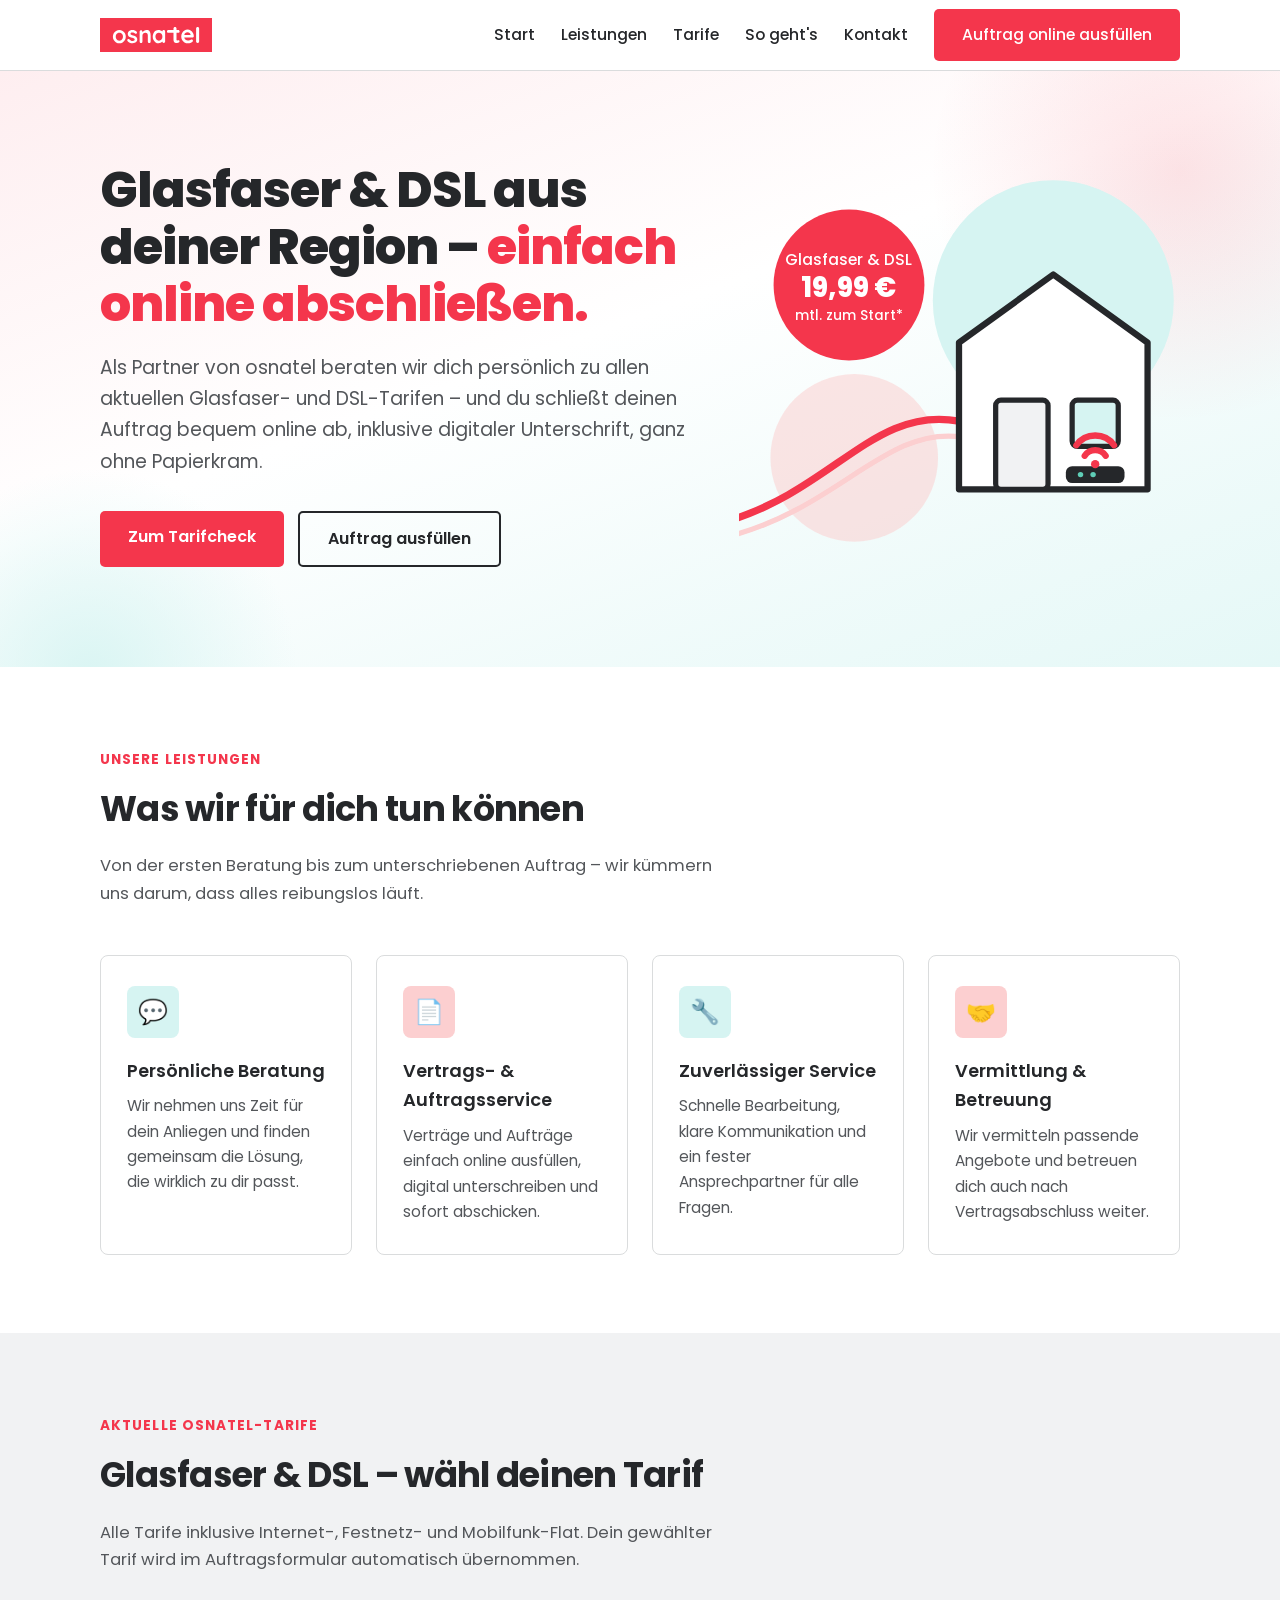
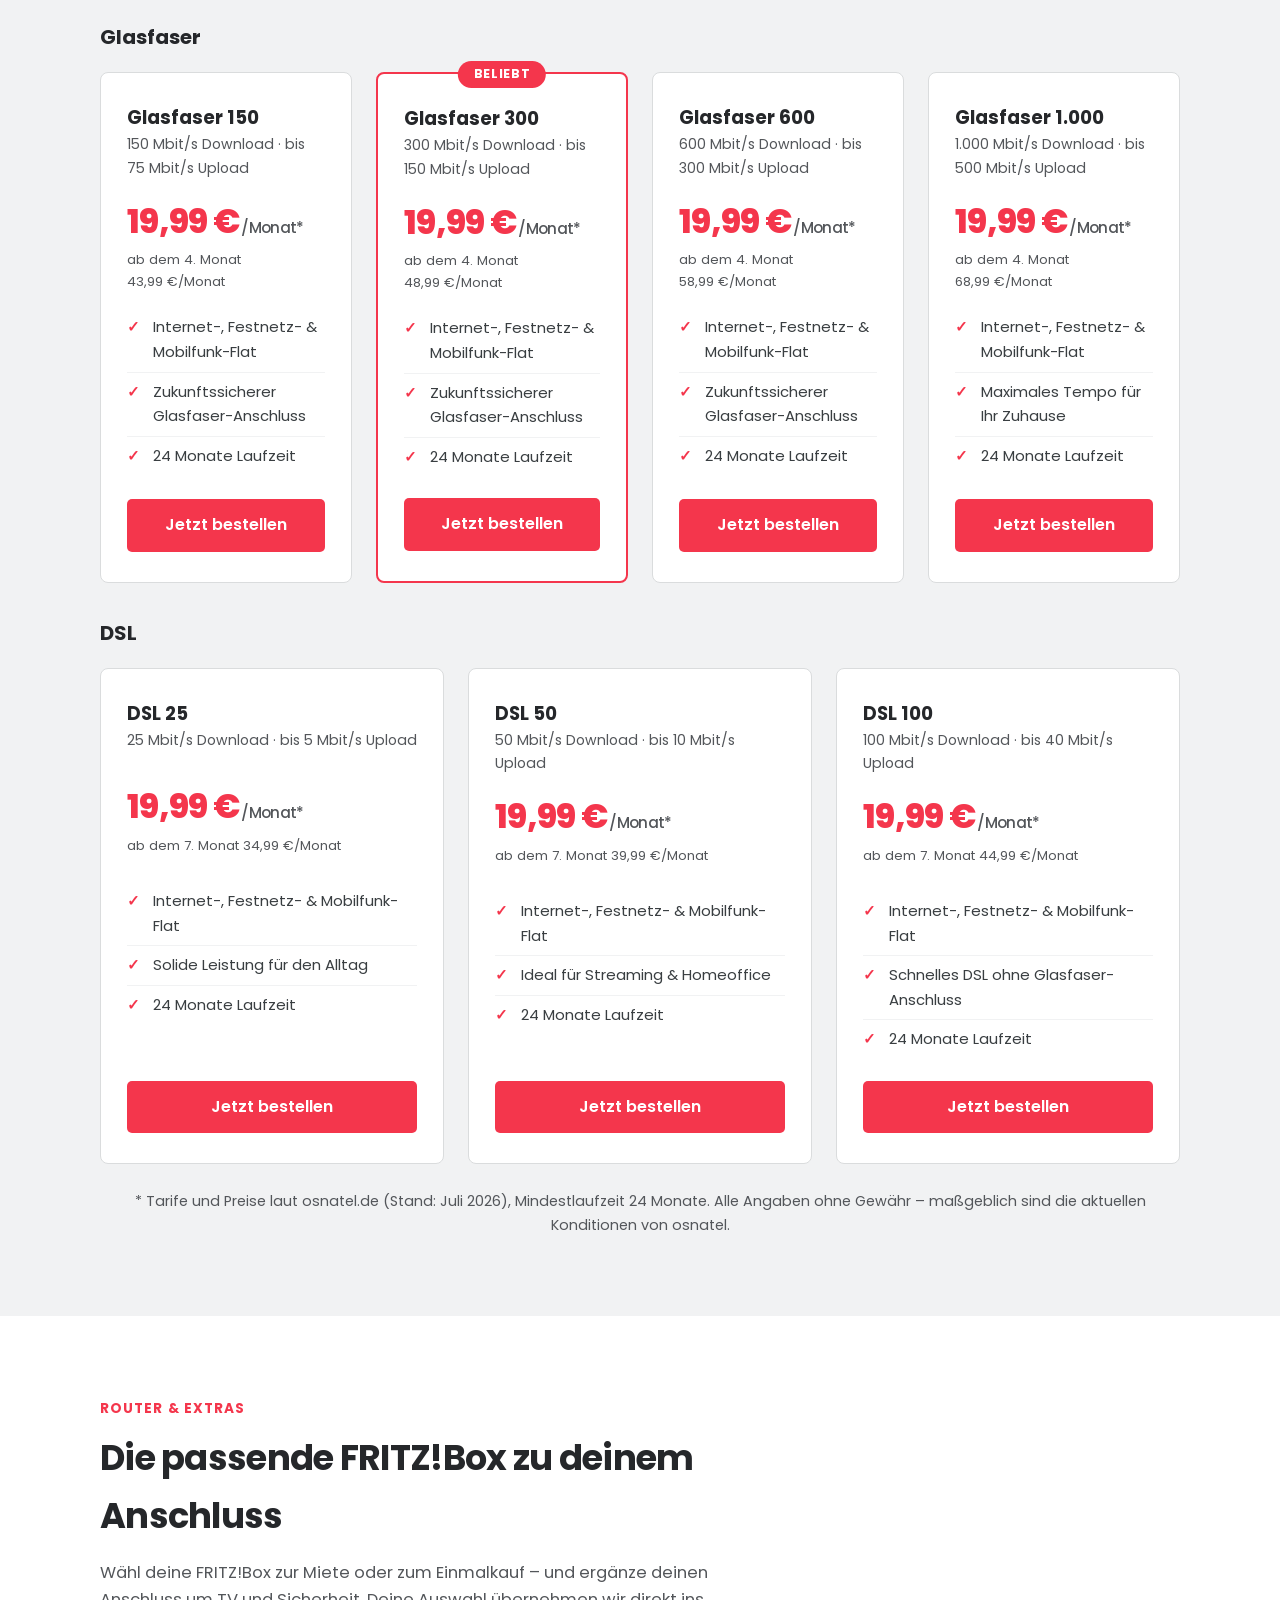
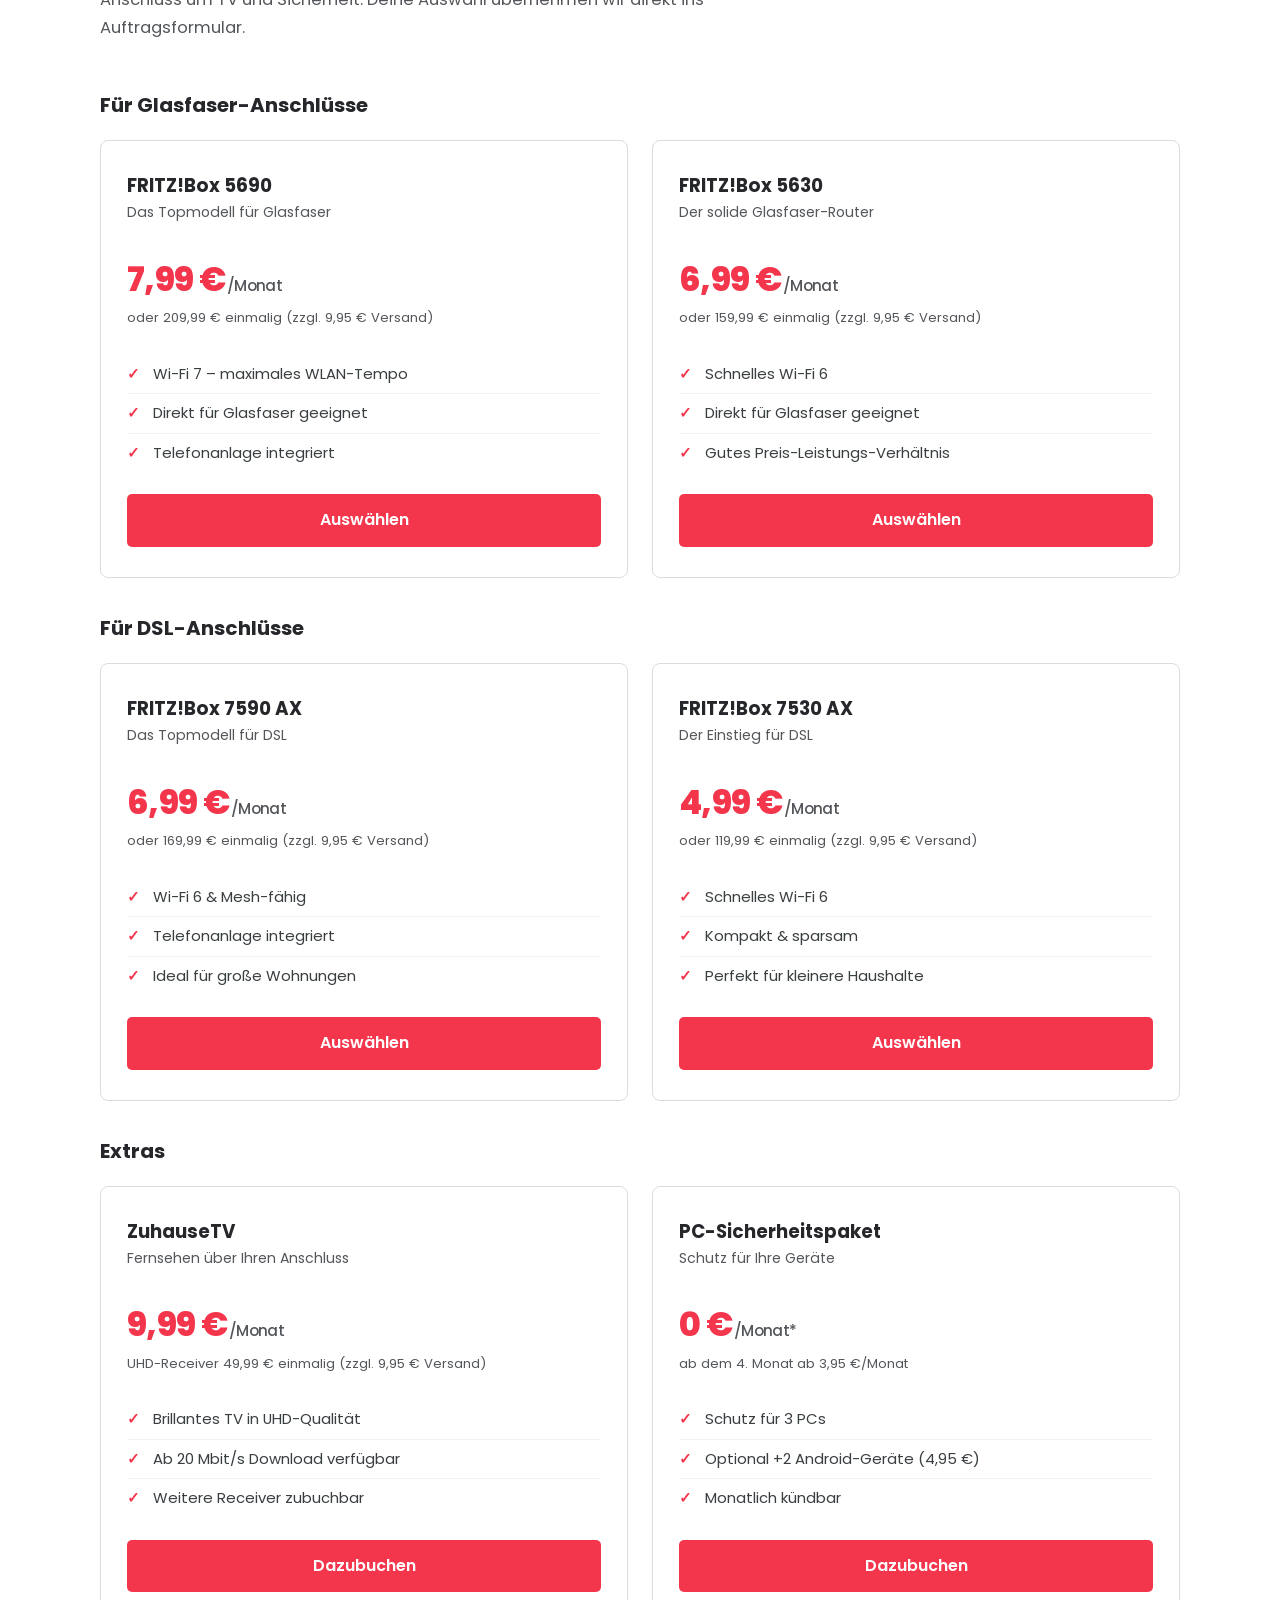
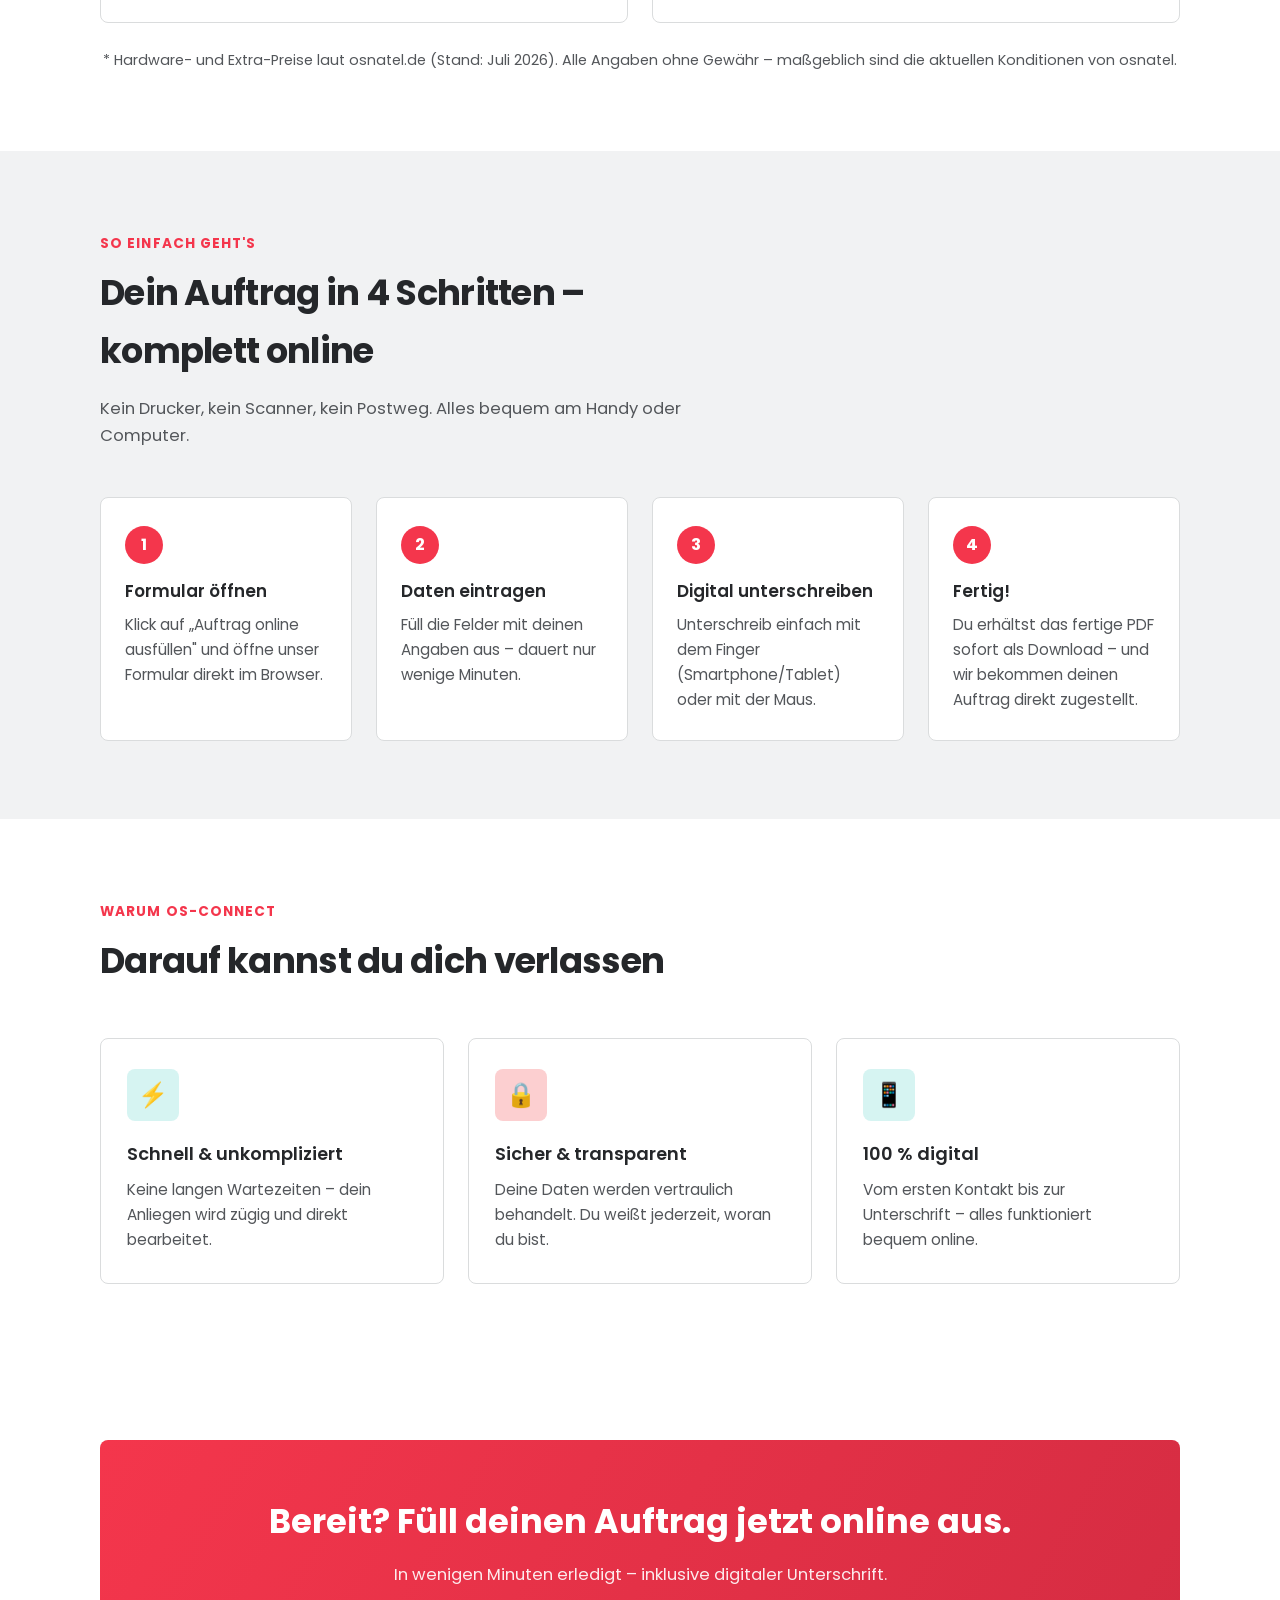
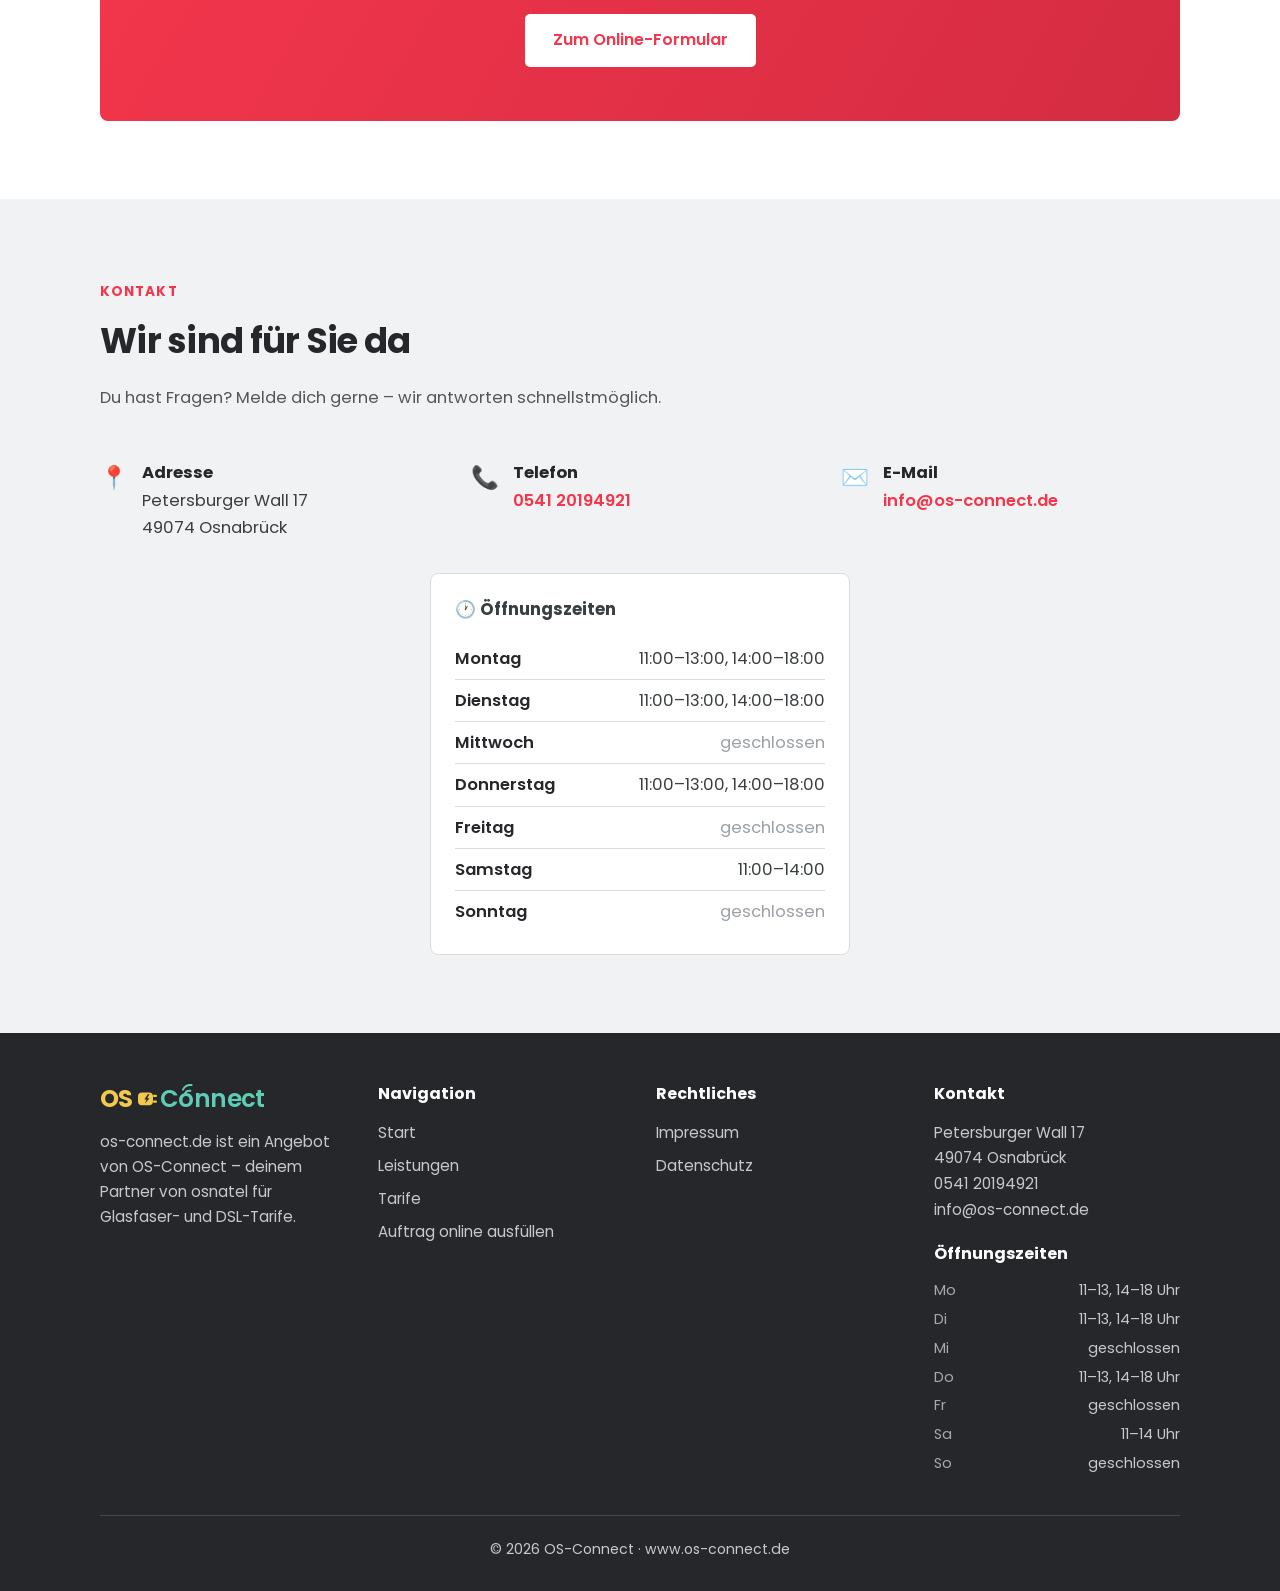
<file: index.html>
<!DOCTYPE html>
<html lang="de">
<head>
  <meta charset="UTF-8">
  <meta name="viewport" content="width=device-width, initial-scale=1.0">
  <title>Partner von osnatel – Glasfaser &amp; DSL Tarife online abschließen | os-connect.de</title>
  <meta name="description" content="Ihr Partner von osnatel: Aktuelle Glasfaser- und DSL-Tarife mit persönlicher Beratung. Auftrag bequem online ausfüllen und digital unterschreiben.">
  <meta name="robots" content="index, follow">
  <link rel="canonical" href="https://www.os-connect.de/">

  <!-- Open Graph / Social Media -->
  <meta property="og:type" content="website">
  <meta property="og:title" content="Partner von osnatel – Glasfaser &amp; DSL Tarife online abschließen">
  <meta property="og:description" content="Aktuelle osnatel Glasfaser- und DSL-Tarife mit persönlicher Beratung. Auftrag online ausfüllen und digital unterschreiben.">
  <meta property="og:url" content="https://www.os-connect.de/">
  <meta property="og:locale" content="de_DE">
  <meta property="og:site_name" content="os-connect.de – Partner von osnatel">

  <link rel="icon" href="assets/favicon.svg" type="image/svg+xml">
  <link rel="stylesheet" href="css/style.css">

  <!-- Strukturierte Daten für Google -->
  <script type="application/ld+json">
  {
    "@context": "https://schema.org",
    "@type": "LocalBusiness",
    "name": "OS-Connect – Partner von osnatel",
    "url": "https://www.os-connect.de/",
    "description": "Partner von osnatel: Beratung und Online-Abschluss für Glasfaser- und DSL-Tarife.",
    "telephone": "+49 541 20194921",
    "email": "info@os-connect.de",
    "address": {
      "@type": "PostalAddress",
      "streetAddress": "Petersburger Wall 17",
      "postalCode": "49074",
      "addressLocality": "Osnabrück",
      "addressCountry": "DE"
    },
    "areaServed": "DE",
    "openingHoursSpecification": [
      { "@type": "OpeningHoursSpecification", "dayOfWeek": ["Monday","Tuesday","Thursday"], "opens": "11:00", "closes": "13:00" },
      { "@type": "OpeningHoursSpecification", "dayOfWeek": ["Monday","Tuesday","Thursday"], "opens": "14:00", "closes": "18:00" },
      { "@type": "OpeningHoursSpecification", "dayOfWeek": "Saturday", "opens": "11:00", "closes": "14:00" }
    ]
  }
  </script>
</head>
<body>

<header class="site-header">
  <div class="container nav">
    <a class="brand" href="index.html" aria-label="Startseite – Partner von osnatel">
      <img class="osnatel-logo" src="assets/osnatel-logo.svg" alt="osnatel" width="112" height="34">
    </a>
    <button class="nav-toggle" aria-label="Menü öffnen" aria-expanded="false">
      <span></span><span></span><span></span>
    </button>
    <ul class="nav-links">
      <li><a href="index.html">Start</a></li>
      <li><a href="leistungen.html">Leistungen</a></li>
      <li><a href="index.html#tarife">Tarife</a></li>
      <li><a href="index.html#so-gehts">So geht's</a></li>
      <li><a href="index.html#kontakt">Kontakt</a></li>
      <li><a class="btn" href="formular.html">Auftrag online ausfüllen</a></li>
    </ul>
  </div>
</header>

<main>

  <!-- ===== Hero ===== -->
  <section class="hero">
    <div class="container hero-grid">
      <div>
        <h1>Glasfaser &amp; DSL aus deiner Region – <span class="mark">einfach online abschließen.</span></h1>
        <p class="lead">
          Als Partner von osnatel beraten wir dich persönlich zu allen aktuellen
          Glasfaser- und DSL-Tarifen – und du schließt deinen Auftrag bequem online ab,
          inklusive digitaler Unterschrift, ganz ohne Papierkram.
        </p>
        <div class="cta-row">
          <a class="btn btn-accent" href="#tarife">Zum Tarifcheck</a>
          <a class="btn btn-outline" href="formular.html">Auftrag ausfüllen</a>
        </div>
      </div>
      <div class="hero-visual" aria-hidden="true">
        <svg viewBox="0 0 420 360" xmlns="http://www.w3.org/2000/svg">
          <!-- weiche Hintergrundflächen -->
          <circle cx="300" cy="120" r="115" fill="#d6f4f2"/>
          <circle cx="110" cy="270" r="80" fill="#fccfd0" opacity="0.55"/>
          <!-- Glasfaser-Kabel -->
          <path d="M-10 330 C 90 300, 130 220, 210 235" fill="none" stroke="#f4364c" stroke-width="7" stroke-linecap="round"/>
          <path d="M-10 345 C 95 318, 140 240, 212 250" fill="none" stroke="#fccfd0" stroke-width="5" stroke-linecap="round"/>
          <!-- Haus -->
          <path d="M210 160 L300 95 L390 160 V300 H210 Z" fill="#ffffff" stroke="#25272a" stroke-width="6" stroke-linejoin="round"/>
          <rect x="245" y="215" width="50" height="85" rx="5" fill="#f1f2f3" stroke="#25272a" stroke-width="5"/>
          <rect x="318" y="215" width="44" height="44" rx="5" fill="#d6f4f2" stroke="#25272a" stroke-width="5"/>
          <!-- Router im Haus -->
          <rect x="312" y="278" width="56" height="16" rx="6" fill="#25272a"/>
          <circle cx="326" cy="286" r="2.6" fill="#5fcdb6"/>
          <circle cx="338" cy="286" r="2.6" fill="#5fcdb6"/>
          <!-- WLAN-Wellen -->
          <g fill="none" stroke="#f4364c" stroke-width="6" stroke-linecap="round">
            <path d="M322 258 a 22 22 0 0 1 36 0"/>
            <path d="M330 268 a 12 12 0 0 1 20 0"/>
          </g>
          <circle cx="340" cy="276" r="4" fill="#f4364c"/>
          <!-- Preis-Badge -->
          <g>
            <circle cx="105" cy="105" r="72" fill="#f4364c"/>
            <text x="105" y="86" text-anchor="middle" font-family="Poppins, sans-serif" font-weight="500" font-size="15" fill="#ffffff">Glasfaser &amp; DSL</text>
            <text x="105" y="116" text-anchor="middle" font-family="Poppins, sans-serif" font-weight="800" font-size="26" fill="#ffffff">19,99 €</text>
            <text x="105" y="138" text-anchor="middle" font-family="Poppins, sans-serif" font-weight="500" font-size="13" fill="#ffffff">mtl. zum Start*</text>
          </g>
        </svg>
      </div>
    </div>
  </section>

  <!-- ===== Leistungen (Teaser) ===== -->
  <section id="leistungen">
    <div class="container">
      <div class="section-head">
        <span class="kicker">Unsere Leistungen</span>
        <h2>Was wir für dich tun können</h2>
        <p>Von der ersten Beratung bis zum unterschriebenen Auftrag – wir kümmern uns darum, dass alles reibungslos läuft.</p>
      </div>
      <div class="grid">
        <div class="card">
          <div class="icon">💬</div>
          <h3>Persönliche Beratung</h3>
          <p>Wir nehmen uns Zeit für dein Anliegen und finden gemeinsam die Lösung, die wirklich zu dir passt.</p>
        </div>
        <div class="card">
          <div class="icon">📄</div>
          <h3>Vertrags- &amp; Auftragsservice</h3>
          <p>Verträge und Aufträge einfach online ausfüllen, digital unterschreiben und sofort abschicken.</p>
        </div>
        <div class="card">
          <div class="icon">🔧</div>
          <h3>Zuverlässiger Service</h3>
          <p>Schnelle Bearbeitung, klare Kommunikation und ein fester Ansprechpartner für alle Fragen.</p>
        </div>
        <div class="card">
          <div class="icon">🤝</div>
          <h3>Vermittlung &amp; Betreuung</h3>
          <p>Wir vermitteln passende Angebote und betreuen dich auch nach Vertragsabschluss weiter.</p>
        </div>
      </div>
    </div>
  </section>

  <!-- ===== Tarife ===== -->
  <section id="tarife" class="soft">
    <div class="container">
      <div class="section-head">
        <span class="kicker">Aktuelle osnatel-Tarife</span>
        <h2>Glasfaser &amp; DSL – wähl deinen Tarif</h2>
        <p>Alle Tarife inklusive Internet-, Festnetz- und Mobilfunk-Flat. Dein gewählter Tarif wird im Auftragsformular automatisch übernommen.</p>
      </div>

      <h3 class="tarif-group">Glasfaser</h3>
      <div class="tarif-grid">

        <div class="tarif-card">
          <div class="tarif-name">Glasfaser 150</div>
          <div class="tarif-speed">150 Mbit/s Download · bis 75 Mbit/s Upload</div>
          <div class="tarif-price">19,99&nbsp;€<span class="tarif-period">/Monat*</span></div>
          <div class="tarif-price-note">ab dem 4. Monat 43,99&nbsp;€/Monat</div>
          <ul class="tarif-features">
            <li>Internet-, Festnetz- &amp; Mobilfunk-Flat</li>
            <li>Zukunftssicherer Glasfaser-Anschluss</li>
            <li>24 Monate Laufzeit</li>
          </ul>
          <a class="btn tarif-btn" href="formular.html?tarif=Glasfaser%20150">Jetzt bestellen</a>
        </div>

        <div class="tarif-card featured">
          <div class="tarif-badge">Beliebt</div>
          <div class="tarif-name">Glasfaser 300</div>
          <div class="tarif-speed">300 Mbit/s Download · bis 150 Mbit/s Upload</div>
          <div class="tarif-price">19,99&nbsp;€<span class="tarif-period">/Monat*</span></div>
          <div class="tarif-price-note">ab dem 4. Monat 48,99&nbsp;€/Monat</div>
          <ul class="tarif-features">
            <li>Internet-, Festnetz- &amp; Mobilfunk-Flat</li>
            <li>Zukunftssicherer Glasfaser-Anschluss</li>
            <li>24 Monate Laufzeit</li>
          </ul>
          <a class="btn tarif-btn" href="formular.html?tarif=Glasfaser%20300">Jetzt bestellen</a>
        </div>

        <div class="tarif-card">
          <div class="tarif-name">Glasfaser 600</div>
          <div class="tarif-speed">600 Mbit/s Download · bis 300 Mbit/s Upload</div>
          <div class="tarif-price">19,99&nbsp;€<span class="tarif-period">/Monat*</span></div>
          <div class="tarif-price-note">ab dem 4. Monat 58,99&nbsp;€/Monat</div>
          <ul class="tarif-features">
            <li>Internet-, Festnetz- &amp; Mobilfunk-Flat</li>
            <li>Zukunftssicherer Glasfaser-Anschluss</li>
            <li>24 Monate Laufzeit</li>
          </ul>
          <a class="btn tarif-btn" href="formular.html?tarif=Glasfaser%20600">Jetzt bestellen</a>
        </div>

        <div class="tarif-card">
          <div class="tarif-name">Glasfaser 1.000</div>
          <div class="tarif-speed">1.000 Mbit/s Download · bis 500 Mbit/s Upload</div>
          <div class="tarif-price">19,99&nbsp;€<span class="tarif-period">/Monat*</span></div>
          <div class="tarif-price-note">ab dem 4. Monat 68,99&nbsp;€/Monat</div>
          <ul class="tarif-features">
            <li>Internet-, Festnetz- &amp; Mobilfunk-Flat</li>
            <li>Maximales Tempo für Ihr Zuhause</li>
            <li>24 Monate Laufzeit</li>
          </ul>
          <a class="btn tarif-btn" href="formular.html?tarif=Glasfaser%201.000">Jetzt bestellen</a>
        </div>

      </div>

      <h3 class="tarif-group">DSL</h3>
      <div class="tarif-grid tarif-grid-3">

        <div class="tarif-card">
          <div class="tarif-name">DSL 25</div>
          <div class="tarif-speed">25 Mbit/s Download · bis 5 Mbit/s Upload</div>
          <div class="tarif-price">19,99&nbsp;€<span class="tarif-period">/Monat*</span></div>
          <div class="tarif-price-note">ab dem 7. Monat 34,99&nbsp;€/Monat</div>
          <ul class="tarif-features">
            <li>Internet-, Festnetz- &amp; Mobilfunk-Flat</li>
            <li>Solide Leistung für den Alltag</li>
            <li>24 Monate Laufzeit</li>
          </ul>
          <a class="btn tarif-btn" href="formular.html?tarif=DSL%2025">Jetzt bestellen</a>
        </div>

        <div class="tarif-card">
          <div class="tarif-name">DSL 50</div>
          <div class="tarif-speed">50 Mbit/s Download · bis 10 Mbit/s Upload</div>
          <div class="tarif-price">19,99&nbsp;€<span class="tarif-period">/Monat*</span></div>
          <div class="tarif-price-note">ab dem 7. Monat 39,99&nbsp;€/Monat</div>
          <ul class="tarif-features">
            <li>Internet-, Festnetz- &amp; Mobilfunk-Flat</li>
            <li>Ideal für Streaming &amp; Homeoffice</li>
            <li>24 Monate Laufzeit</li>
          </ul>
          <a class="btn tarif-btn" href="formular.html?tarif=DSL%2050">Jetzt bestellen</a>
        </div>

        <div class="tarif-card">
          <div class="tarif-name">DSL 100</div>
          <div class="tarif-speed">100 Mbit/s Download · bis 40 Mbit/s Upload</div>
          <div class="tarif-price">19,99&nbsp;€<span class="tarif-period">/Monat*</span></div>
          <div class="tarif-price-note">ab dem 7. Monat 44,99&nbsp;€/Monat</div>
          <ul class="tarif-features">
            <li>Internet-, Festnetz- &amp; Mobilfunk-Flat</li>
            <li>Schnelles DSL ohne Glasfaser-Anschluss</li>
            <li>24 Monate Laufzeit</li>
          </ul>
          <a class="btn tarif-btn" href="formular.html?tarif=DSL%20100">Jetzt bestellen</a>
        </div>

      </div>
      <p class="tarif-note">* Tarife und Preise laut osnatel.de (Stand: Juli 2026), Mindestlaufzeit 24 Monate. Alle Angaben ohne Gewähr – maßgeblich sind die aktuellen Konditionen von osnatel.</p>
    </div>
  </section>

  <!-- ===== Router & Extras ===== -->
  <section id="hardware">
    <div class="container">
      <div class="section-head">
        <span class="kicker">Router &amp; Extras</span>
        <h2>Die passende FRITZ!Box zu deinem Anschluss</h2>
        <p>Wähl deine FRITZ!Box zur Miete oder zum Einmalkauf – und ergänze deinen Anschluss um TV und Sicherheit. Deine Auswahl übernehmen wir direkt ins Auftragsformular.</p>
      </div>

      <h3 class="tarif-group">Für Glasfaser-Anschlüsse</h3>
      <div class="tarif-grid tarif-grid-3">
        <div class="tarif-card">
          <div class="tarif-name">FRITZ!Box 5690</div>
          <div class="tarif-speed">Das Topmodell für Glasfaser</div>
          <div class="tarif-price">7,99&nbsp;€<span class="tarif-period">/Monat</span></div>
          <div class="tarif-price-note">oder 209,99&nbsp;€ einmalig (zzgl. 9,95&nbsp;€ Versand)</div>
          <ul class="tarif-features">
            <li>Wi-Fi 7 – maximales WLAN-Tempo</li>
            <li>Direkt für Glasfaser geeignet</li>
            <li>Telefonanlage integriert</li>
          </ul>
          <a class="btn tarif-btn" href="formular.html?router=FRITZ!Box%205690">Auswählen</a>
        </div>
        <div class="tarif-card">
          <div class="tarif-name">FRITZ!Box 5630</div>
          <div class="tarif-speed">Der solide Glasfaser-Router</div>
          <div class="tarif-price">6,99&nbsp;€<span class="tarif-period">/Monat</span></div>
          <div class="tarif-price-note">oder 159,99&nbsp;€ einmalig (zzgl. 9,95&nbsp;€ Versand)</div>
          <ul class="tarif-features">
            <li>Schnelles Wi-Fi 6</li>
            <li>Direkt für Glasfaser geeignet</li>
            <li>Gutes Preis-Leistungs-Verhältnis</li>
          </ul>
          <a class="btn tarif-btn" href="formular.html?router=FRITZ!Box%205630">Auswählen</a>
        </div>
      </div>

      <h3 class="tarif-group">Für DSL-Anschlüsse</h3>
      <div class="tarif-grid tarif-grid-3">
        <div class="tarif-card">
          <div class="tarif-name">FRITZ!Box 7590 AX</div>
          <div class="tarif-speed">Das Topmodell für DSL</div>
          <div class="tarif-price">6,99&nbsp;€<span class="tarif-period">/Monat</span></div>
          <div class="tarif-price-note">oder 169,99&nbsp;€ einmalig (zzgl. 9,95&nbsp;€ Versand)</div>
          <ul class="tarif-features">
            <li>Wi-Fi 6 &amp; Mesh-fähig</li>
            <li>Telefonanlage integriert</li>
            <li>Ideal für große Wohnungen</li>
          </ul>
          <a class="btn tarif-btn" href="formular.html?router=FRITZ!Box%207590">Auswählen</a>
        </div>
        <div class="tarif-card">
          <div class="tarif-name">FRITZ!Box 7530 AX</div>
          <div class="tarif-speed">Der Einstieg für DSL</div>
          <div class="tarif-price">4,99&nbsp;€<span class="tarif-period">/Monat</span></div>
          <div class="tarif-price-note">oder 119,99&nbsp;€ einmalig (zzgl. 9,95&nbsp;€ Versand)</div>
          <ul class="tarif-features">
            <li>Schnelles Wi-Fi 6</li>
            <li>Kompakt &amp; sparsam</li>
            <li>Perfekt für kleinere Haushalte</li>
          </ul>
          <a class="btn tarif-btn" href="formular.html?router=FRITZ!Box%207530">Auswählen</a>
        </div>
      </div>

      <h3 class="tarif-group">Extras</h3>
      <div class="tarif-grid tarif-grid-3">
        <div class="tarif-card">
          <div class="tarif-name">ZuhauseTV</div>
          <div class="tarif-speed">Fernsehen über Ihren Anschluss</div>
          <div class="tarif-price">9,99&nbsp;€<span class="tarif-period">/Monat</span></div>
          <div class="tarif-price-note">UHD-Receiver 49,99&nbsp;€ einmalig (zzgl. 9,95&nbsp;€ Versand)</div>
          <ul class="tarif-features">
            <li>Brillantes TV in UHD-Qualität</li>
            <li>Ab 20 Mbit/s Download verfügbar</li>
            <li>Weitere Receiver zubuchbar</li>
          </ul>
          <a class="btn tarif-btn" href="formular.html?zuhause_tv=1">Dazubuchen</a>
        </div>
        <div class="tarif-card">
          <div class="tarif-name">PC-Sicherheitspaket</div>
          <div class="tarif-speed">Schutz für Ihre Geräte</div>
          <div class="tarif-price">0&nbsp;€<span class="tarif-period">/Monat*</span></div>
          <div class="tarif-price-note">ab dem 4. Monat ab 3,95&nbsp;€/Monat</div>
          <ul class="tarif-features">
            <li>Schutz für 3 PCs</li>
            <li>Optional +2 Android-Geräte (4,95&nbsp;€)</li>
            <li>Monatlich kündbar</li>
          </ul>
          <a class="btn tarif-btn" href="formular.html?pc_sicherheit=1">Dazubuchen</a>
        </div>
      </div>
      <p class="tarif-note">* Hardware- und Extra-Preise laut osnatel.de (Stand: Juli 2026). Alle Angaben ohne Gewähr – maßgeblich sind die aktuellen Konditionen von osnatel.</p>
    </div>
  </section>

  <!-- ===== So geht's ===== -->
  <section id="so-gehts" class="soft">
    <div class="container">
      <div class="section-head">
        <span class="kicker">So einfach geht's</span>
        <h2>Dein Auftrag in 4 Schritten – komplett online</h2>
        <p>Kein Drucker, kein Scanner, kein Postweg. Alles bequem am Handy oder Computer.</p>
      </div>
      <div class="steps">
        <div class="step">
          <h3>Formular öffnen</h3>
          <p>Klick auf „Auftrag online ausfüllen" und öffne unser Formular direkt im Browser.</p>
        </div>
        <div class="step">
          <h3>Daten eintragen</h3>
          <p>Füll die Felder mit deinen Angaben aus – dauert nur wenige Minuten.</p>
        </div>
        <div class="step">
          <h3>Digital unterschreiben</h3>
          <p>Unterschreib einfach mit dem Finger (Smartphone/Tablet) oder mit der Maus.</p>
        </div>
        <div class="step">
          <h3>Fertig!</h3>
          <p>Du erhältst das fertige PDF sofort als Download – und wir bekommen deinen Auftrag direkt zugestellt.</p>
        </div>
      </div>
    </div>
  </section>

  <!-- ===== Warum wir ===== -->
  <section id="warum">
    <div class="container">
      <div class="section-head">
        <span class="kicker">Warum OS-Connect</span>
        <h2>Darauf kannst du dich verlassen</h2>
      </div>
      <div class="grid">
        <div class="card">
          <div class="icon">⚡</div>
          <h3>Schnell &amp; unkompliziert</h3>
          <p>Keine langen Wartezeiten – dein Anliegen wird zügig und direkt bearbeitet.</p>
        </div>
        <div class="card">
          <div class="icon">🔒</div>
          <h3>Sicher &amp; transparent</h3>
          <p>Deine Daten werden vertraulich behandelt. Du weißt jederzeit, woran du bist.</p>
        </div>
        <div class="card">
          <div class="icon">📱</div>
          <h3>100 % digital</h3>
          <p>Vom ersten Kontakt bis zur Unterschrift – alles funktioniert bequem online.</p>
        </div>
      </div>
    </div>
  </section>

  <!-- ===== CTA ===== -->
  <section>
    <div class="container">
      <div class="cta-band">
        <h2>Bereit? Füll deinen Auftrag jetzt online aus.</h2>
        <p>In wenigen Minuten erledigt – inklusive digitaler Unterschrift.</p>
        <a class="btn btn-accent" href="formular.html">Zum Online-Formular</a>
      </div>
    </div>
  </section>

  <!-- ===== Kontakt ===== -->
  <section id="kontakt" class="soft">
    <div class="container">
      <div class="section-head">
        <span class="kicker">Kontakt</span>
        <h2>Wir sind für Sie da</h2>
        <p>Du hast Fragen? Melde dich gerne – wir antworten schnellstmöglich.</p>
      </div>
      <div class="contact-grid">
        <div class="contact-item">
          <div class="icon">📍</div>
          <div>
            <strong>Adresse</strong><br>
            Petersburger Wall 17<br>
            49074 Osnabrück
          </div>
        </div>
        <div class="contact-item">
          <div class="icon">📞</div>
          <div>
            <strong>Telefon</strong><br>
            <a href="tel:+4954120194921">0541 20194921</a>
          </div>
        </div>
        <div class="contact-item">
          <div class="icon">✉️</div>
          <div>
            <strong>E-Mail</strong><br>
            <a href="mailto:info@os-connect.de">info@os-connect.de</a>
          </div>
        </div>
      </div>

      <div class="hours-card">
        <h3>🕐 Öffnungszeiten</h3>
        <ul class="hours-list">
          <li><span class="day">Montag</span><span>11:00–13:00, 14:00–18:00</span></li>
          <li><span class="day">Dienstag</span><span>11:00–13:00, 14:00–18:00</span></li>
          <li><span class="day">Mittwoch</span><span class="closed">geschlossen</span></li>
          <li><span class="day">Donnerstag</span><span>11:00–13:00, 14:00–18:00</span></li>
          <li><span class="day">Freitag</span><span class="closed">geschlossen</span></li>
          <li><span class="day">Samstag</span><span>11:00–14:00</span></li>
          <li><span class="day">Sonntag</span><span class="closed">geschlossen</span></li>
        </ul>
      </div>
    </div>
  </section>

</main>

<footer class="site-footer">
  <div class="container">
    <div class="footer-grid">
      <div>
        <svg class="osc-logo" viewBox="0 0 330 62" xmlns="http://www.w3.org/2000/svg" role="img" aria-label="OS-Connect Logo">
          <text x="0" y="45" font-family="Poppins, sans-serif" font-weight="700" font-size="42" fill="#f2c94c" letter-spacing="-1">OS</text>
          <g fill="#f2c94c">
            <rect x="66" y="20" width="26" height="22" rx="7"/>
            <rect x="92" y="24" width="7" height="4" rx="2"/>
            <rect x="92" y="34" width="7" height="4" rx="2"/>
          </g>
          <path d="M83 23 l-6 9 h4 l-3 7 8 -9 h-4 l4 -7 z" fill="#25272a"/>
          <g fill="none" stroke="#5fcdb6" stroke-width="3.4" stroke-linecap="round">
            <path d="M144 15 a 15 15 0 0 1 15 -8"/>
            <path d="M147 23 a 9 9 0 0 1 10 -6"/>
          </g>
          <text x="104" y="45" font-family="Poppins, sans-serif" font-weight="600" font-size="42" fill="#5fcdb6" letter-spacing="-1">Connect</text>
        </svg>
        <p>os-connect.de ist ein Angebot von OS-Connect – deinem Partner von osnatel für Glasfaser- und DSL-Tarife.</p>
      </div>
      <div>
        <h4>Navigation</h4>
        <ul>
          <li><a href="index.html">Start</a></li>
          <li><a href="leistungen.html">Leistungen</a></li>
      <li><a href="index.html#tarife">Tarife</a></li>
          <li><a href="formular.html">Auftrag online ausfüllen</a></li>
        </ul>
      </div>
      <div>
        <h4>Rechtliches</h4>
        <ul>
          <li><a href="impressum.html">Impressum</a></li>
          <li><a href="datenschutz.html">Datenschutz</a></li>
        </ul>
      </div>
      <div>
        <h4>Kontakt</h4>
        <address class="footer-contact">
          Petersburger Wall 17<br>
          49074 Osnabrück<br>
          <a href="tel:+4954120194921">0541 20194921</a><br>
          <a href="mailto:info@os-connect.de">info@os-connect.de</a>
        </address>
        <h4 style="margin-top:18px;">Öffnungszeiten</h4>
        <ul class="footer-hours">
          <li><span>Mo</span><span>11–13, 14–18 Uhr</span></li>
          <li><span>Di</span><span>11–13, 14–18 Uhr</span></li>
          <li><span>Mi</span><span>geschlossen</span></li>
          <li><span>Do</span><span>11–13, 14–18 Uhr</span></li>
          <li><span>Fr</span><span>geschlossen</span></li>
          <li><span>Sa</span><span>11–14 Uhr</span></li>
          <li><span>So</span><span>geschlossen</span></li>
        </ul>
      </div>
    </div>
    <div class="footer-bottom">
      © 2026 OS-Connect · www.os-connect.de
    </div>
  </div>
</footer>

<script src="js/main.js"></script>
</body>
</html>
</file>
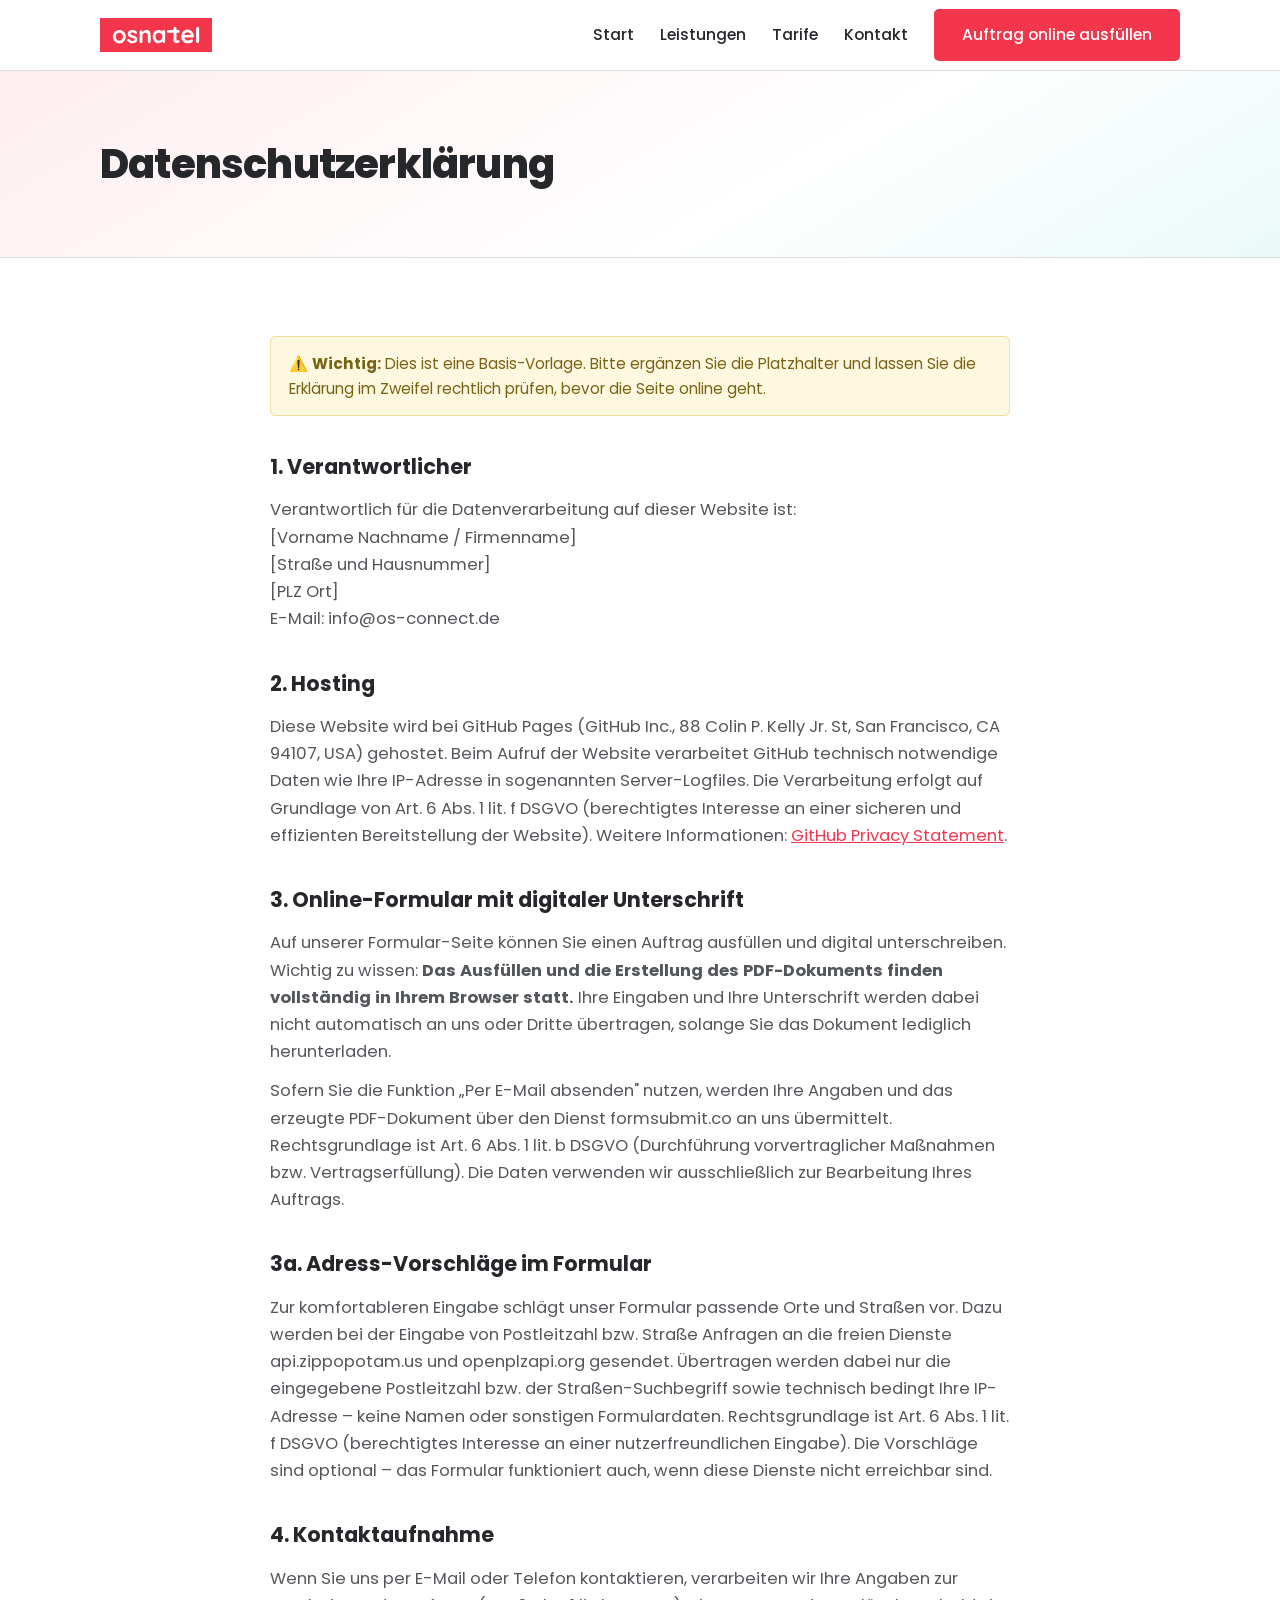
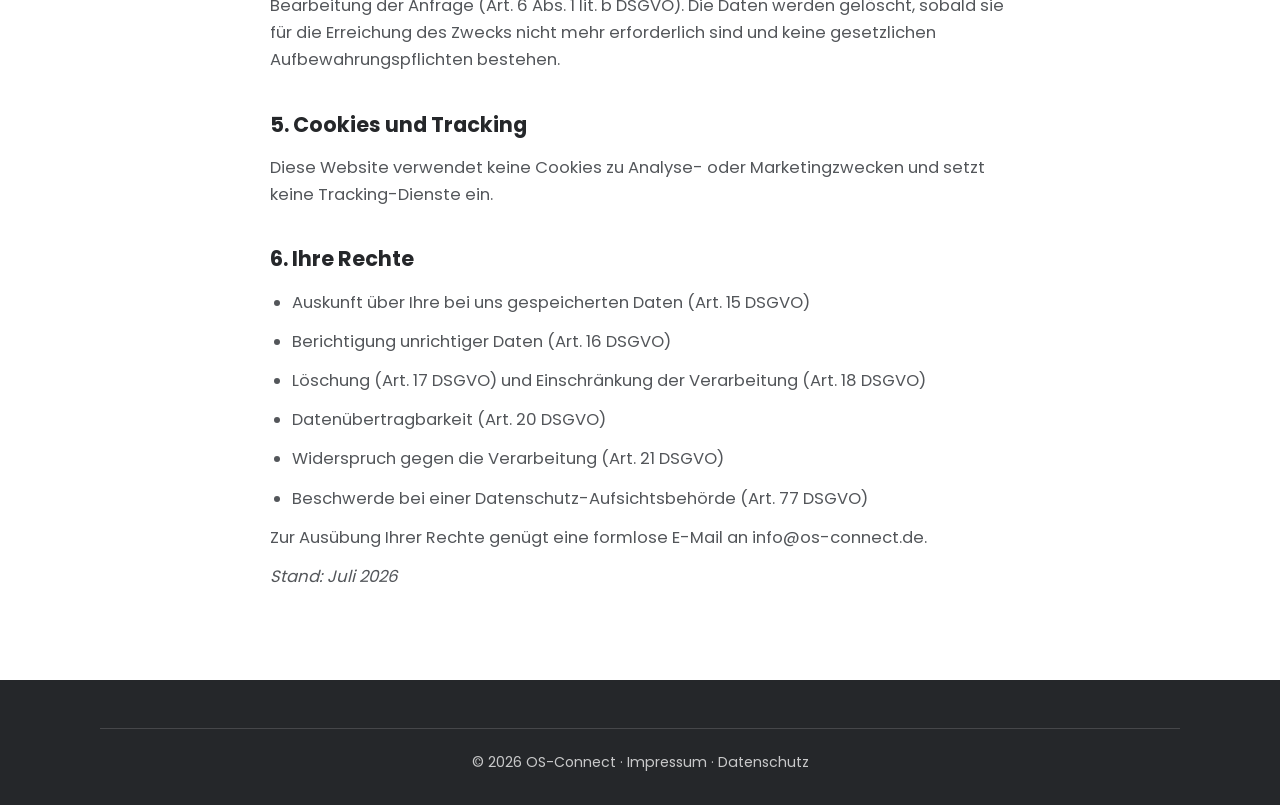
<file: datenschutz.html>
<!DOCTYPE html>
<html lang="de">
<head>
  <meta charset="UTF-8">
  <meta name="viewport" content="width=device-width, initial-scale=1.0">
  <title>Datenschutzerklärung – OS-Connect</title>
  <meta name="description" content="Datenschutzerklärung von OS-Connect – os-connect.de">
  <meta name="robots" content="noindex, follow">
  <link rel="canonical" href="https://www.os-connect.de/datenschutz.html">
  <link rel="icon" href="assets/favicon.svg" type="image/svg+xml">
  <link rel="stylesheet" href="css/style.css">
</head>
<body>

<header class="site-header">
  <div class="container nav">
    <a class="brand" href="index.html" aria-label="Startseite – Partner von osnatel">
      <img class="osnatel-logo" src="assets/osnatel-logo.svg" alt="osnatel" width="112" height="34">
    </a>
    <button class="nav-toggle" aria-label="Menü öffnen" aria-expanded="false">
      <span></span><span></span><span></span>
    </button>
    <ul class="nav-links">
      <li><a href="index.html">Start</a></li>
      <li><a href="leistungen.html">Leistungen</a></li>
      <li><a href="index.html#tarife">Tarife</a></li>
      <li><a href="index.html#kontakt">Kontakt</a></li>
      <li><a class="btn" href="formular.html">Auftrag online ausfüllen</a></li>
    </ul>
  </div>
</header>

<main>
  <section class="page-hero">
    <div class="container"><h1>Datenschutzerklärung</h1></div>
  </section>

  <section>
    <div class="container legal">
      <div class="placeholder-note">
        ⚠️ <strong>Wichtig:</strong> Dies ist eine Basis-Vorlage. Bitte ergänzen Sie die Platzhalter
        und lassen Sie die Erklärung im Zweifel rechtlich prüfen, bevor die Seite online geht.
      </div>

      <h2>1. Verantwortlicher</h2>
      <p>
        Verantwortlich für die Datenverarbeitung auf dieser Website ist:<br>
        [Vorname Nachname / Firmenname]<br>
        [Straße und Hausnummer]<br>
        [PLZ Ort]<br>
        E-Mail: info@os-connect.de
      </p>

      <h2>2. Hosting</h2>
      <p>
        Diese Website wird bei GitHub Pages (GitHub Inc., 88 Colin P. Kelly Jr. St, San Francisco, CA 94107, USA)
        gehostet. Beim Aufruf der Website verarbeitet GitHub technisch notwendige Daten wie Ihre IP-Adresse
        in sogenannten Server-Logfiles. Die Verarbeitung erfolgt auf Grundlage von Art. 6 Abs. 1 lit. f DSGVO
        (berechtigtes Interesse an einer sicheren und effizienten Bereitstellung der Website).
        Weitere Informationen: <a href="https://docs.github.com/de/site-policy/privacy-policies/github-general-privacy-statement" target="_blank" rel="noopener">GitHub Privacy Statement</a>.
      </p>

      <h2>3. Online-Formular mit digitaler Unterschrift</h2>
      <p>
        Auf unserer Formular-Seite können Sie einen Auftrag ausfüllen und digital unterschreiben.
        Wichtig zu wissen: <strong>Das Ausfüllen und die Erstellung des PDF-Dokuments finden vollständig
        in Ihrem Browser statt.</strong> Ihre Eingaben und Ihre Unterschrift werden dabei nicht automatisch
        an uns oder Dritte übertragen, solange Sie das Dokument lediglich herunterladen.
      </p>
      <p>
        Sofern Sie die Funktion „Per E-Mail absenden" nutzen, werden Ihre Angaben und das erzeugte
        PDF-Dokument über den Dienst formsubmit.co an uns übermittelt. Rechtsgrundlage ist
        Art. 6 Abs. 1 lit. b DSGVO (Durchführung vorvertraglicher Maßnahmen bzw. Vertragserfüllung).
        Die Daten verwenden wir ausschließlich zur Bearbeitung Ihres Auftrags.
      </p>

      <h2>3a. Adress-Vorschläge im Formular</h2>
      <p>
        Zur komfortableren Eingabe schlägt unser Formular passende Orte und Straßen vor.
        Dazu werden bei der Eingabe von Postleitzahl bzw. Straße Anfragen an die freien
        Dienste api.zippopotam.us und openplzapi.org gesendet. Übertragen werden dabei
        nur die eingegebene Postleitzahl bzw. der Straßen-Suchbegriff sowie technisch
        bedingt Ihre IP-Adresse – keine Namen oder sonstigen Formulardaten.
        Rechtsgrundlage ist Art. 6 Abs. 1 lit. f DSGVO (berechtigtes Interesse an einer
        nutzerfreundlichen Eingabe). Die Vorschläge sind optional – das Formular
        funktioniert auch, wenn diese Dienste nicht erreichbar sind.
      </p>

      <h2>4. Kontaktaufnahme</h2>
      <p>
        Wenn Sie uns per E-Mail oder Telefon kontaktieren, verarbeiten wir Ihre Angaben zur Bearbeitung
        der Anfrage (Art. 6 Abs. 1 lit. b DSGVO). Die Daten werden gelöscht, sobald sie für die
        Erreichung des Zwecks nicht mehr erforderlich sind und keine gesetzlichen Aufbewahrungspflichten bestehen.
      </p>

      <h2>5. Cookies und Tracking</h2>
      <p>
        Diese Website verwendet keine Cookies zu Analyse- oder Marketingzwecken und setzt keine
        Tracking-Dienste ein.
      </p>

      <h2>6. Ihre Rechte</h2>
      <ul>
        <li>Auskunft über Ihre bei uns gespeicherten Daten (Art. 15 DSGVO)</li>
        <li>Berichtigung unrichtiger Daten (Art. 16 DSGVO)</li>
        <li>Löschung (Art. 17 DSGVO) und Einschränkung der Verarbeitung (Art. 18 DSGVO)</li>
        <li>Datenübertragbarkeit (Art. 20 DSGVO)</li>
        <li>Widerspruch gegen die Verarbeitung (Art. 21 DSGVO)</li>
        <li>Beschwerde bei einer Datenschutz-Aufsichtsbehörde (Art. 77 DSGVO)</li>
      </ul>
      <p>Zur Ausübung Ihrer Rechte genügt eine formlose E-Mail an info@os-connect.de.</p>

      <p><em>Stand: Juli 2026</em></p>
    </div>
  </section>
</main>

<footer class="site-footer">
  <div class="container">
    <div class="footer-bottom">
      © 2026 OS-Connect · <a href="impressum.html">Impressum</a> · <a href="datenschutz.html">Datenschutz</a>
    </div>
  </div>
</footer>

<script src="js/main.js"></script>
</body>
</html>
</file>
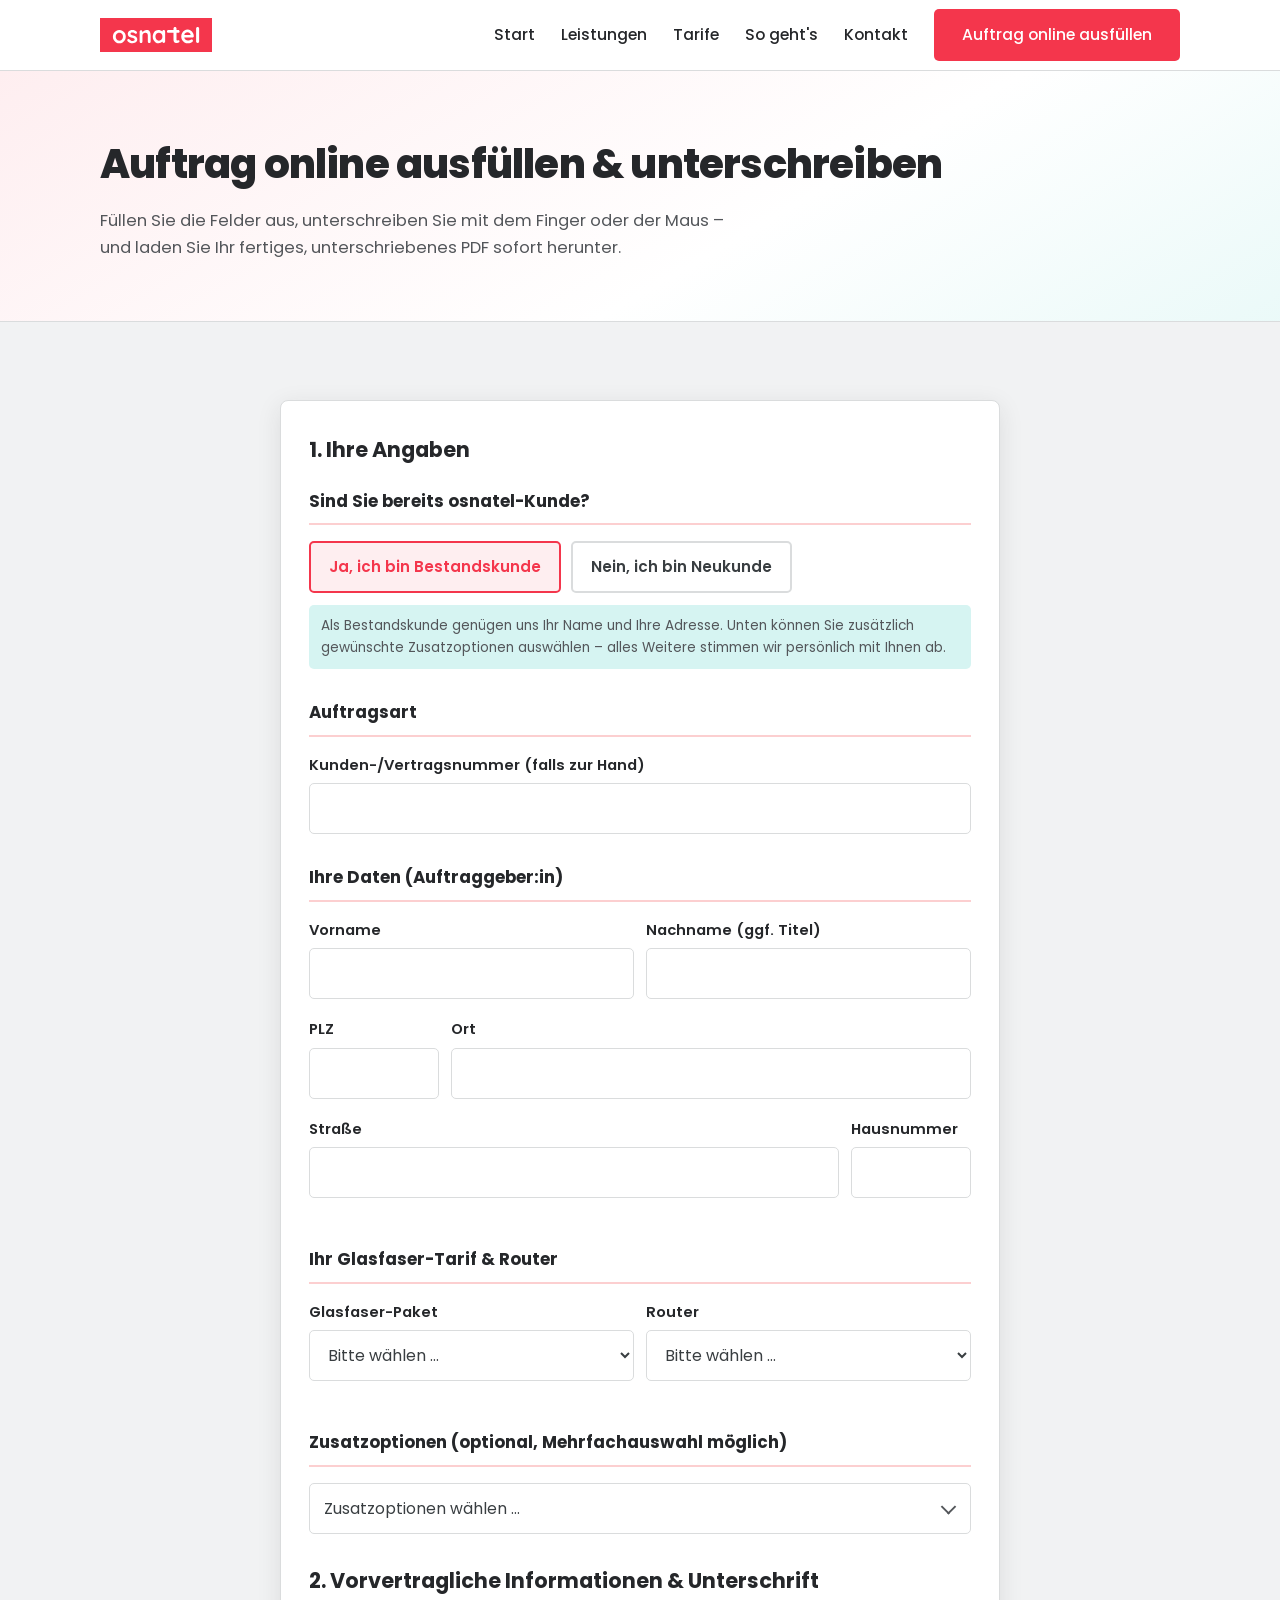
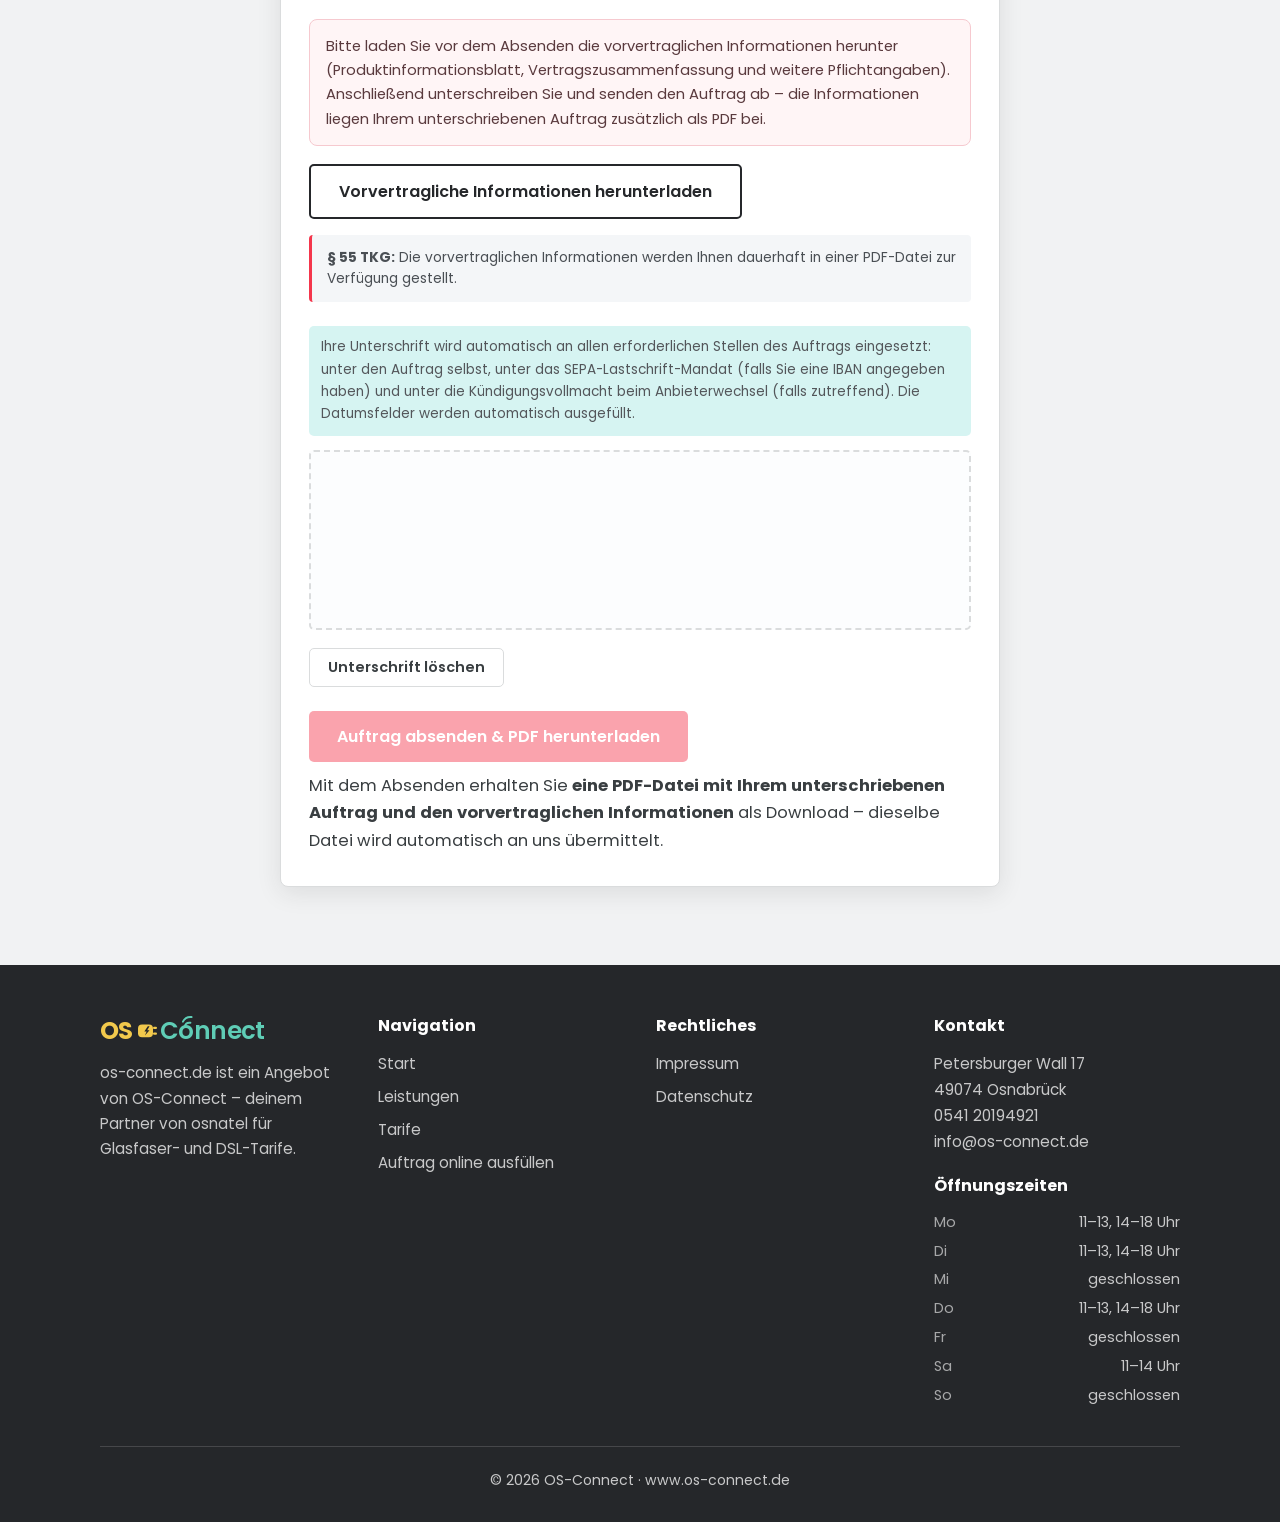
<file: formular.html>
<!DOCTYPE html>
<html lang="de">
<head>
  <meta charset="UTF-8">
  <meta name="viewport" content="width=device-width, initial-scale=1.0">
  <title>Auftrag online ausfüllen &amp; unterschreiben – OS-Connect</title>
  <meta name="description" content="Füllen Sie Ihren Auftrag bei OS-Connect bequem online aus und unterschreiben Sie digital – per Finger oder Maus. Das fertige PDF erhalten Sie sofort.">
  <meta name="robots" content="index, follow">
  <link rel="canonical" href="https://www.os-connect.de/formular.html">

  <meta property="og:type" content="website">
  <meta property="og:title" content="Auftrag online ausfüllen &amp; unterschreiben – OS-Connect">
  <meta property="og:description" content="Auftrag online ausfüllen, digital unterschreiben, PDF sofort erhalten.">
  <meta property="og:url" content="https://www.os-connect.de/formular.html">
  <meta property="og:locale" content="de_DE">

  <link rel="icon" href="assets/favicon.svg" type="image/svg+xml">
  <link rel="stylesheet" href="css/style.css">
</head>
<body>

<header class="site-header">
  <div class="container nav">
    <a class="brand" href="index.html" aria-label="Startseite – Partner von osnatel">
      <img class="osnatel-logo" src="assets/osnatel-logo.svg" alt="osnatel" width="112" height="34">
    </a>
    <button class="nav-toggle" aria-label="Menü öffnen" aria-expanded="false">
      <span></span><span></span><span></span>
    </button>
    <ul class="nav-links">
      <li><a href="index.html">Start</a></li>
      <li><a href="leistungen.html">Leistungen</a></li>
      <li><a href="index.html#tarife">Tarife</a></li>
      <li><a href="index.html#so-gehts">So geht's</a></li>
      <li><a href="index.html#kontakt">Kontakt</a></li>
      <li><a class="btn" href="formular.html">Auftrag online ausfüllen</a></li>
    </ul>
  </div>
</header>

<main>

  <section class="page-hero">
    <div class="container">
      <h1>Auftrag online ausfüllen &amp; unterschreiben</h1>
      <p>Füllen Sie die Felder aus, unterschreiben Sie mit dem Finger oder der Maus – und laden Sie Ihr fertiges, unterschriebenes PDF sofort herunter.</p>
    </div>
  </section>

  <section class="soft">
    <div class="container form-layout">

      <!-- ===== Formular ===== -->
      <div class="form-panel">
        <h2>1. Ihre Angaben</h2>
        <form id="pdf-form" novalidate>
          <div id="form-fields">
            <!-- Felder werden automatisch aus dem PDF geladen -->
            <p id="loading-fields">Formular wird geladen …</p>
          </div>

          <h2 style="margin-top:30px;">2. Vorvertragliche Informationen &amp; Unterschrift</h2>
          <p class="eecc-intro">
            Bitte laden Sie vor dem Absenden die vorvertraglichen Informationen herunter
            (Produktinformationsblatt, Vertragszusammenfassung und weitere Pflichtangaben).
            Anschließend unterschreiben Sie und senden den Auftrag ab – die Informationen
            liegen Ihrem unterschriebenen Auftrag zusätzlich als PDF bei.
          </p>
          <button type="button" class="btn btn-outline eecc-dl-btn" id="btn-eecc-download">Vorvertragliche Informationen herunterladen</button>
          <p class="eecc-note" id="eecc-legal-note">
            <strong>§ 55 TKG:</strong> Die vorvertraglichen Informationen werden Ihnen
            dauerhaft in einer PDF-Datei zur Verfügung gestellt.
          </p>

          <p class="form-section-note" style="margin-top:24px;">Ihre Unterschrift wird automatisch an allen erforderlichen Stellen des Auftrags eingesetzt: unter den Auftrag selbst, unter das SEPA-Lastschrift-Mandat (falls Sie eine IBAN angegeben haben) und unter die Kündigungsvollmacht beim Anbieterwechsel (falls zutreffend). Die Datumsfelder werden automatisch ausgefüllt.</p>
          <div class="sig-wrap">
            <canvas id="sig-canvas" class="sig-canvas" aria-label="Unterschriftsfeld – hier unterschreiben"></canvas>
            <div class="sig-actions">
              <button type="button" class="btn-small" id="sig-clear">Unterschrift löschen</button>
            </div>
          </div>

          <div class="form-actions">
            <button type="button" class="btn btn-accent" id="btn-download" disabled>Auftrag absenden &amp; PDF herunterladen</button>
          </div>
          <p class="hint" style="margin-top:10px;">Mit dem Absenden erhalten Sie <strong>eine PDF-Datei mit Ihrem unterschriebenen Auftrag und den vorvertraglichen Informationen</strong> als Download – dieselbe Datei wird automatisch an uns übermittelt.</p>
          <div class="status-msg" id="status-msg" role="status"></div>
        </form>
      </div>

    </div>
  </section>

</main>

<footer class="site-footer">
  <div class="container">
    <div class="footer-grid">
      <div>
        <svg class="osc-logo" viewBox="0 0 330 62" xmlns="http://www.w3.org/2000/svg" role="img" aria-label="OS-Connect Logo">
          <text x="0" y="45" font-family="Poppins, sans-serif" font-weight="700" font-size="42" fill="#f2c94c" letter-spacing="-1">OS</text>
          <g fill="#f2c94c">
            <rect x="66" y="20" width="26" height="22" rx="7"/>
            <rect x="92" y="24" width="7" height="4" rx="2"/>
            <rect x="92" y="34" width="7" height="4" rx="2"/>
          </g>
          <path d="M83 23 l-6 9 h4 l-3 7 8 -9 h-4 l4 -7 z" fill="#25272a"/>
          <g fill="none" stroke="#5fcdb6" stroke-width="3.4" stroke-linecap="round">
            <path d="M144 15 a 15 15 0 0 1 15 -8"/>
            <path d="M147 23 a 9 9 0 0 1 10 -6"/>
          </g>
          <text x="104" y="45" font-family="Poppins, sans-serif" font-weight="600" font-size="42" fill="#5fcdb6" letter-spacing="-1">Connect</text>
        </svg>
        <p>os-connect.de ist ein Angebot von OS-Connect – deinem Partner von osnatel für Glasfaser- und DSL-Tarife.</p>
      </div>
      <div>
        <h4>Navigation</h4>
        <ul>
          <li><a href="index.html">Start</a></li>
          <li><a href="leistungen.html">Leistungen</a></li>
      <li><a href="index.html#tarife">Tarife</a></li>
          <li><a href="formular.html">Auftrag online ausfüllen</a></li>
        </ul>
      </div>
      <div>
        <h4>Rechtliches</h4>
        <ul>
          <li><a href="impressum.html">Impressum</a></li>
          <li><a href="datenschutz.html">Datenschutz</a></li>
        </ul>
      </div>
      <div>
        <h4>Kontakt</h4>
        <address class="footer-contact">
          Petersburger Wall 17<br>
          49074 Osnabrück<br>
          <a href="tel:+4954120194921">0541 20194921</a><br>
          <a href="mailto:info@os-connect.de">info@os-connect.de</a>
        </address>
        <h4 style="margin-top:18px;">Öffnungszeiten</h4>
        <ul class="footer-hours">
          <li><span>Mo</span><span>11–13, 14–18 Uhr</span></li>
          <li><span>Di</span><span>11–13, 14–18 Uhr</span></li>
          <li><span>Mi</span><span>geschlossen</span></li>
          <li><span>Do</span><span>11–13, 14–18 Uhr</span></li>
          <li><span>Fr</span><span>geschlossen</span></li>
          <li><span>Sa</span><span>11–14 Uhr</span></li>
          <li><span>So</span><span>geschlossen</span></li>
        </ul>
      </div>
    </div>
    <div class="footer-bottom">
      © 2026 OS-Connect · www.os-connect.de
    </div>
  </div>
</footer>

<script src="js/vendor/pdf-lib.min.js"></script>
<script src="js/vendor/signature_pad.umd.min.js"></script>
<script src="js/main.js"></script>
<script src="js/formular.js"></script>
</body>
</html>
</file>
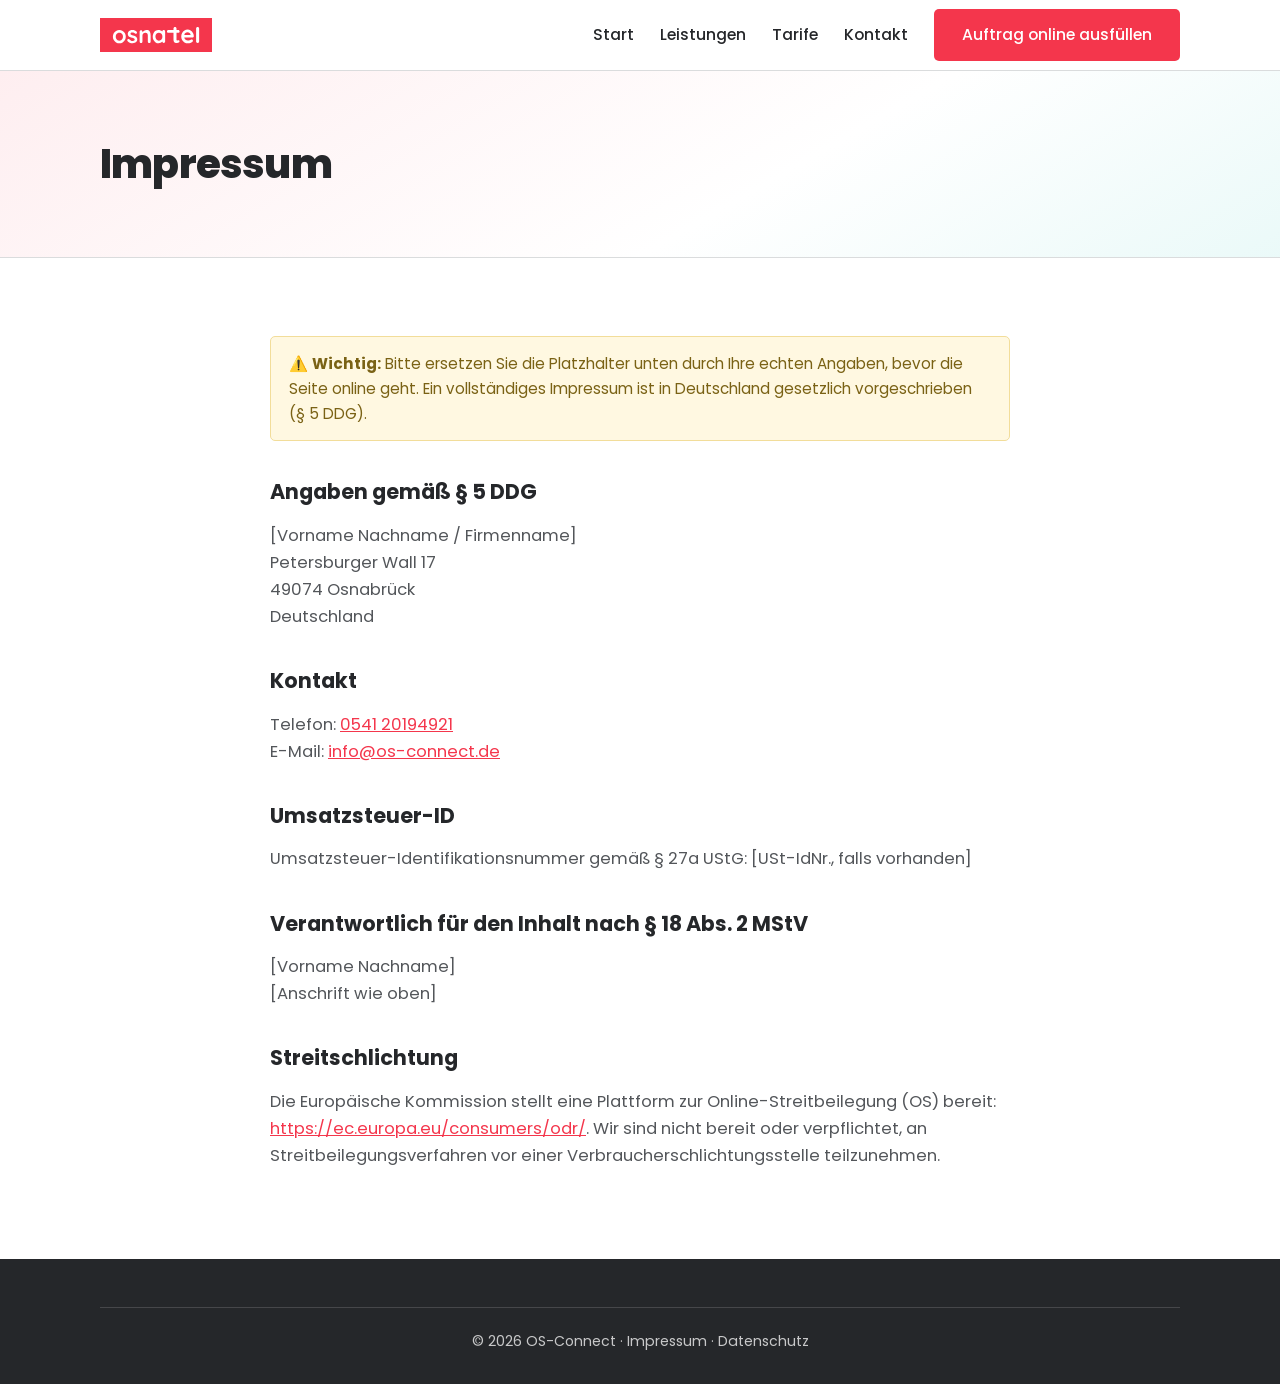
<file: impressum.html>
<!DOCTYPE html>
<html lang="de">
<head>
  <meta charset="UTF-8">
  <meta name="viewport" content="width=device-width, initial-scale=1.0">
  <title>Impressum – OS-Connect</title>
  <meta name="description" content="Impressum von OS-Connect – os-connect.de">
  <meta name="robots" content="noindex, follow">
  <link rel="canonical" href="https://www.os-connect.de/impressum.html">
  <link rel="icon" href="assets/favicon.svg" type="image/svg+xml">
  <link rel="stylesheet" href="css/style.css">
</head>
<body>

<header class="site-header">
  <div class="container nav">
    <a class="brand" href="index.html" aria-label="Startseite – Partner von osnatel">
      <img class="osnatel-logo" src="assets/osnatel-logo.svg" alt="osnatel" width="112" height="34">
    </a>
    <button class="nav-toggle" aria-label="Menü öffnen" aria-expanded="false">
      <span></span><span></span><span></span>
    </button>
    <ul class="nav-links">
      <li><a href="index.html">Start</a></li>
      <li><a href="leistungen.html">Leistungen</a></li>
      <li><a href="index.html#tarife">Tarife</a></li>
      <li><a href="index.html#kontakt">Kontakt</a></li>
      <li><a class="btn" href="formular.html">Auftrag online ausfüllen</a></li>
    </ul>
  </div>
</header>

<main>
  <section class="page-hero">
    <div class="container"><h1>Impressum</h1></div>
  </section>

  <section>
    <div class="container legal">
      <div class="placeholder-note">
        ⚠️ <strong>Wichtig:</strong> Bitte ersetzen Sie die Platzhalter unten durch Ihre echten Angaben,
        bevor die Seite online geht. Ein vollständiges Impressum ist in Deutschland gesetzlich vorgeschrieben (§ 5 DDG).
      </div>

      <h2>Angaben gemäß § 5 DDG</h2>
      <p>
        [Vorname Nachname / Firmenname]<br>
        Petersburger Wall 17<br>
        49074 Osnabrück<br>
        Deutschland
      </p>

      <h2>Kontakt</h2>
      <p>
        Telefon: <a href="tel:+4954120194921">0541 20194921</a><br>
        E-Mail: <a href="mailto:info@os-connect.de">info@os-connect.de</a>
      </p>

      <h2>Umsatzsteuer-ID</h2>
      <p>Umsatzsteuer-Identifikationsnummer gemäß § 27a UStG: [USt-IdNr., falls vorhanden]</p>

      <h2>Verantwortlich für den Inhalt nach § 18 Abs. 2 MStV</h2>
      <p>
        [Vorname Nachname]<br>
        [Anschrift wie oben]
      </p>

      <h2>Streitschlichtung</h2>
      <p>
        Die Europäische Kommission stellt eine Plattform zur Online-Streitbeilegung (OS) bereit:
        <a href="https://ec.europa.eu/consumers/odr/" target="_blank" rel="noopener">https://ec.europa.eu/consumers/odr/</a>.
        Wir sind nicht bereit oder verpflichtet, an Streitbeilegungsverfahren vor einer
        Verbraucherschlichtungsstelle teilzunehmen.
      </p>
    </div>
  </section>
</main>

<footer class="site-footer">
  <div class="container">
    <div class="footer-bottom">
      © 2026 OS-Connect · <a href="impressum.html">Impressum</a> · <a href="datenschutz.html">Datenschutz</a>
    </div>
  </div>
</footer>

<script src="js/main.js"></script>
</body>
</html>
</file>
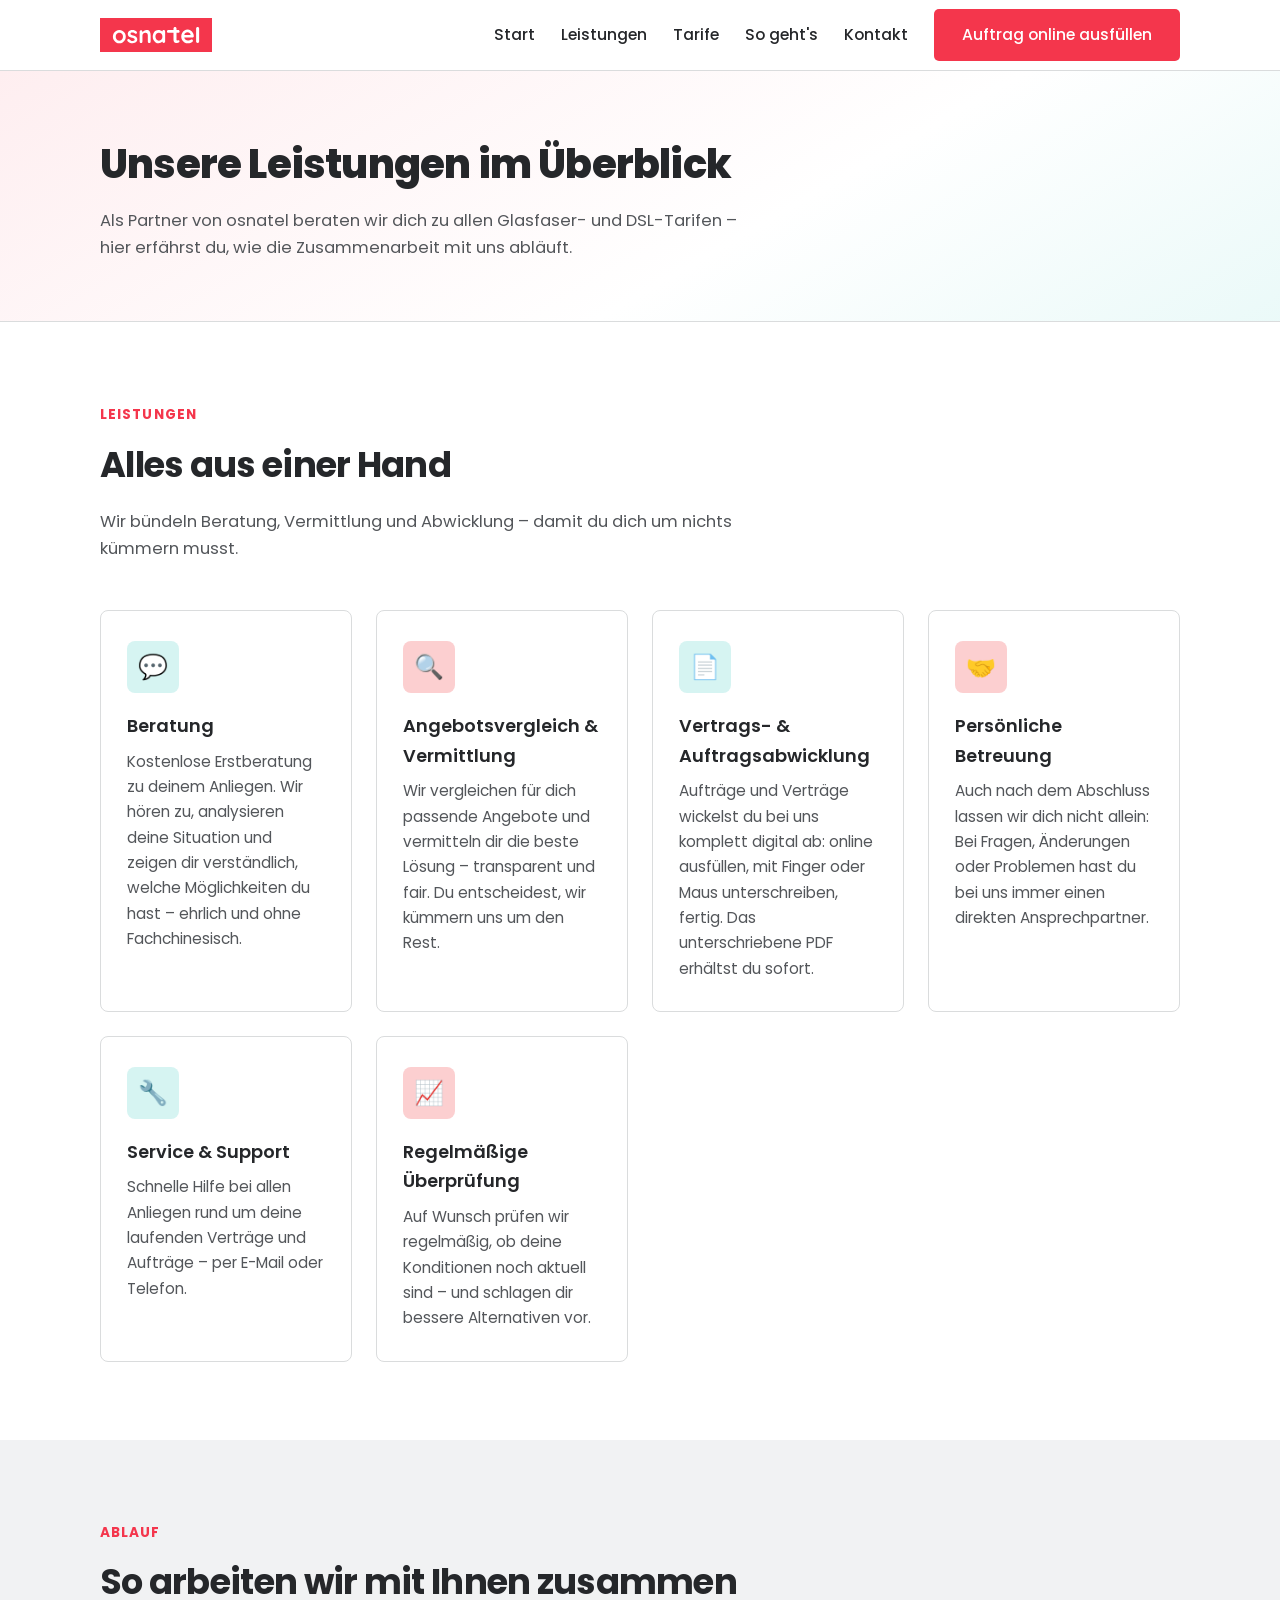
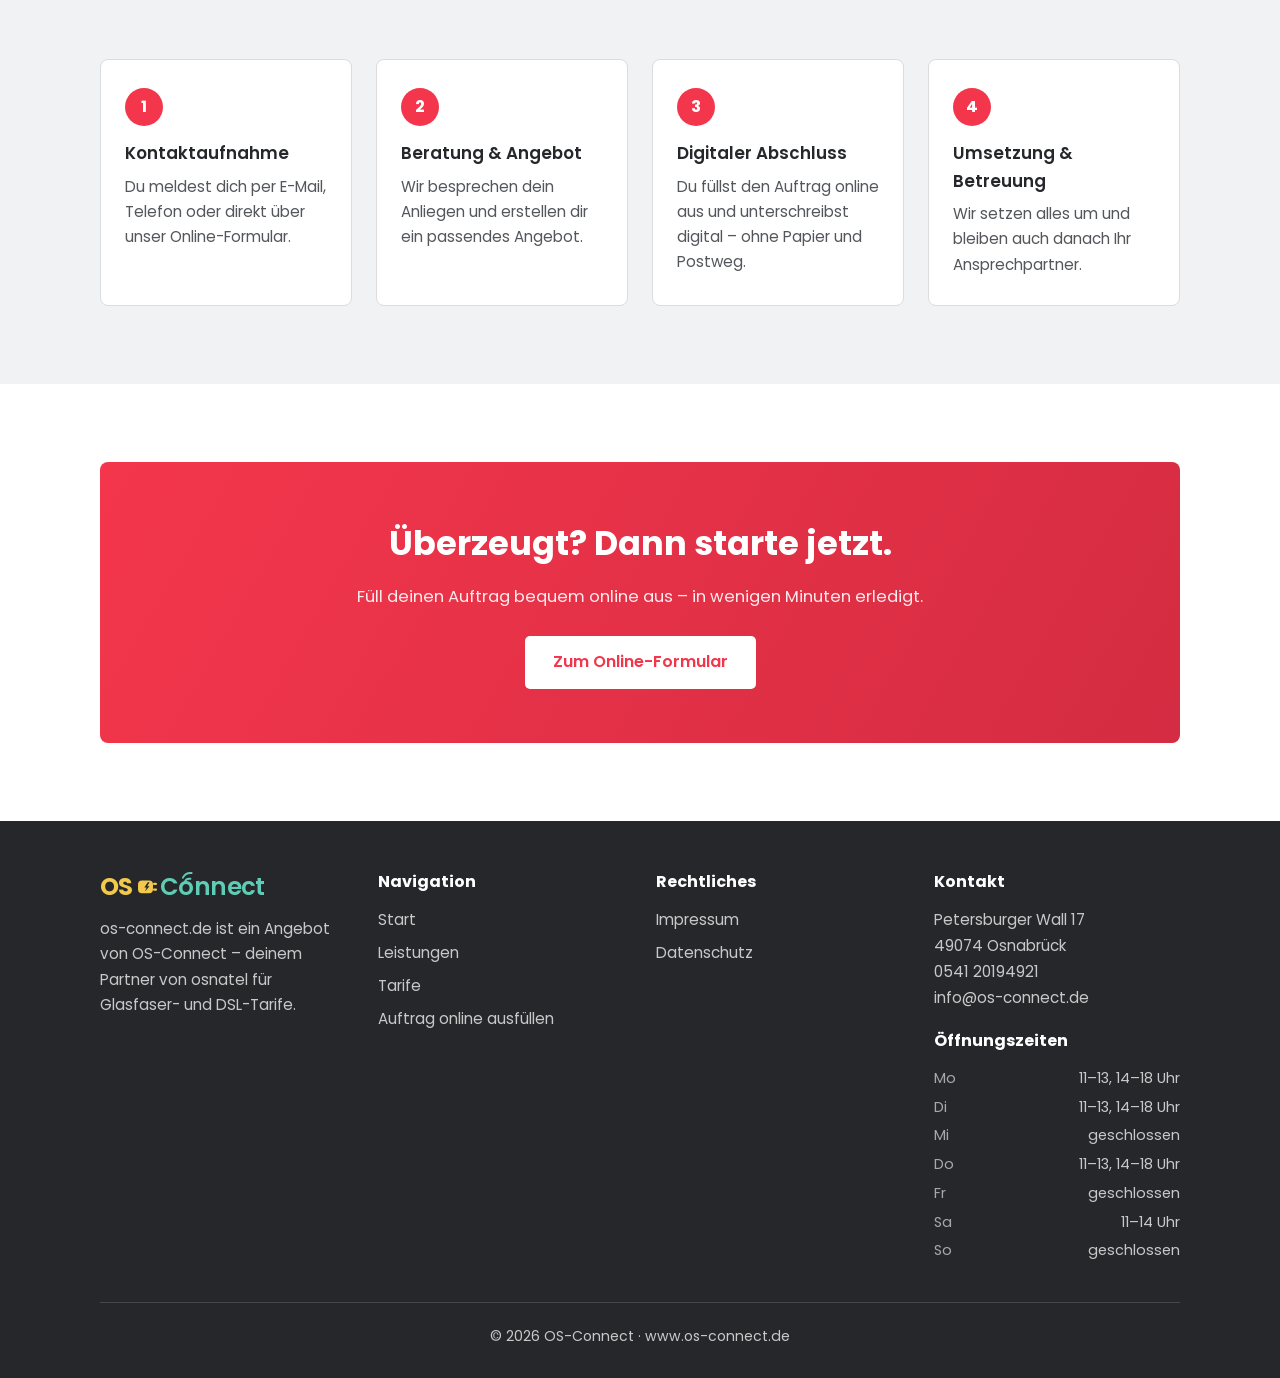
<file: leistungen.html>
<!DOCTYPE html>
<html lang="de">
<head>
  <meta charset="UTF-8">
  <meta name="viewport" content="width=device-width, initial-scale=1.0">
  <title>Leistungen &amp; Infos – OS-Connect</title>
  <meta name="description" content="Alle Leistungen von OS-Connect im Überblick: Beratung, Vertrags- und Auftragsservice, Vermittlung und persönliche Betreuung. Jetzt informieren.">
  <meta name="robots" content="index, follow">
  <link rel="canonical" href="https://www.os-connect.de/leistungen.html">

  <meta property="og:type" content="website">
  <meta property="og:title" content="Leistungen &amp; Infos – OS-Connect">
  <meta property="og:description" content="Alle Leistungen von OS-Connect im Überblick: Beratung, Vertrags- und Auftragsservice, Vermittlung und Betreuung.">
  <meta property="og:url" content="https://www.os-connect.de/leistungen.html">
  <meta property="og:locale" content="de_DE">

  <link rel="icon" href="assets/favicon.svg" type="image/svg+xml">
  <link rel="stylesheet" href="css/style.css">
</head>
<body>

<header class="site-header">
  <div class="container nav">
    <a class="brand" href="index.html" aria-label="Startseite – Partner von osnatel">
      <img class="osnatel-logo" src="assets/osnatel-logo.svg" alt="osnatel" width="112" height="34">
    </a>
    <button class="nav-toggle" aria-label="Menü öffnen" aria-expanded="false">
      <span></span><span></span><span></span>
    </button>
    <ul class="nav-links">
      <li><a href="index.html">Start</a></li>
      <li><a href="leistungen.html">Leistungen</a></li>
      <li><a href="index.html#tarife">Tarife</a></li>
      <li><a href="index.html#so-gehts">So geht's</a></li>
      <li><a href="index.html#kontakt">Kontakt</a></li>
      <li><a class="btn" href="formular.html">Auftrag online ausfüllen</a></li>
    </ul>
  </div>
</header>

<main>

  <section class="page-hero">
    <div class="container">
      <h1>Unsere Leistungen im Überblick</h1>
      <p>Als Partner von osnatel beraten wir dich zu allen Glasfaser- und DSL-Tarifen – hier erfährst du, wie die Zusammenarbeit mit uns abläuft.</p>
    </div>
  </section>

  <section>
    <div class="container">
      <div class="section-head">
        <span class="kicker">Leistungen</span>
        <h2>Alles aus einer Hand</h2>
        <p>Wir bündeln Beratung, Vermittlung und Abwicklung – damit du dich um nichts kümmern musst.</p>
      </div>
      <div class="grid">
        <div class="card">
          <div class="icon">💬</div>
          <h3>Beratung</h3>
          <p>Kostenlose Erstberatung zu deinem Anliegen. Wir hören zu, analysieren deine Situation und zeigen dir verständlich, welche Möglichkeiten du hast – ehrlich und ohne Fachchinesisch.</p>
        </div>
        <div class="card">
          <div class="icon">🔍</div>
          <h3>Angebotsvergleich &amp; Vermittlung</h3>
          <p>Wir vergleichen für dich passende Angebote und vermitteln dir die beste Lösung – transparent und fair. Du entscheidest, wir kümmern uns um den Rest.</p>
        </div>
        <div class="card">
          <div class="icon">📄</div>
          <h3>Vertrags- &amp; Auftragsabwicklung</h3>
          <p>Aufträge und Verträge wickelst du bei uns komplett digital ab: online ausfüllen, mit Finger oder Maus unterschreiben, fertig. Das unterschriebene PDF erhältst du sofort.</p>
        </div>
        <div class="card">
          <div class="icon">🤝</div>
          <h3>Persönliche Betreuung</h3>
          <p>Auch nach dem Abschluss lassen wir dich nicht allein: Bei Fragen, Änderungen oder Problemen hast du bei uns immer einen direkten Ansprechpartner.</p>
        </div>
        <div class="card">
          <div class="icon">🔧</div>
          <h3>Service &amp; Support</h3>
          <p>Schnelle Hilfe bei allen Anliegen rund um deine laufenden Verträge und Aufträge – per E-Mail oder Telefon.</p>
        </div>
        <div class="card">
          <div class="icon">📈</div>
          <h3>Regelmäßige Überprüfung</h3>
          <p>Auf Wunsch prüfen wir regelmäßig, ob deine Konditionen noch aktuell sind – und schlagen dir bessere Alternativen vor.</p>
        </div>
      </div>
    </div>
  </section>

  <section class="soft">
    <div class="container">
      <div class="section-head">
        <span class="kicker">Ablauf</span>
        <h2>So arbeiten wir mit Ihnen zusammen</h2>
      </div>
      <div class="steps">
        <div class="step">
          <h3>Kontaktaufnahme</h3>
          <p>Du meldest dich per E-Mail, Telefon oder direkt über unser Online-Formular.</p>
        </div>
        <div class="step">
          <h3>Beratung &amp; Angebot</h3>
          <p>Wir besprechen dein Anliegen und erstellen dir ein passendes Angebot.</p>
        </div>
        <div class="step">
          <h3>Digitaler Abschluss</h3>
          <p>Du füllst den Auftrag online aus und unterschreibst digital – ohne Papier und Postweg.</p>
        </div>
        <div class="step">
          <h3>Umsetzung &amp; Betreuung</h3>
          <p>Wir setzen alles um und bleiben auch danach Ihr Ansprechpartner.</p>
        </div>
      </div>
    </div>
  </section>

  <section>
    <div class="container">
      <div class="cta-band">
        <h2>Überzeugt? Dann starte jetzt.</h2>
        <p>Füll deinen Auftrag bequem online aus – in wenigen Minuten erledigt.</p>
        <a class="btn btn-accent" href="formular.html">Zum Online-Formular</a>
      </div>
    </div>
  </section>

</main>

<footer class="site-footer">
  <div class="container">
    <div class="footer-grid">
      <div>
        <svg class="osc-logo" viewBox="0 0 330 62" xmlns="http://www.w3.org/2000/svg" role="img" aria-label="OS-Connect Logo">
          <text x="0" y="45" font-family="Poppins, sans-serif" font-weight="700" font-size="42" fill="#f2c94c" letter-spacing="-1">OS</text>
          <g fill="#f2c94c">
            <rect x="66" y="20" width="26" height="22" rx="7"/>
            <rect x="92" y="24" width="7" height="4" rx="2"/>
            <rect x="92" y="34" width="7" height="4" rx="2"/>
          </g>
          <path d="M83 23 l-6 9 h4 l-3 7 8 -9 h-4 l4 -7 z" fill="#25272a"/>
          <g fill="none" stroke="#5fcdb6" stroke-width="3.4" stroke-linecap="round">
            <path d="M144 15 a 15 15 0 0 1 15 -8"/>
            <path d="M147 23 a 9 9 0 0 1 10 -6"/>
          </g>
          <text x="104" y="45" font-family="Poppins, sans-serif" font-weight="600" font-size="42" fill="#5fcdb6" letter-spacing="-1">Connect</text>
        </svg>
        <p>os-connect.de ist ein Angebot von OS-Connect – deinem Partner von osnatel für Glasfaser- und DSL-Tarife.</p>
      </div>
      <div>
        <h4>Navigation</h4>
        <ul>
          <li><a href="index.html">Start</a></li>
          <li><a href="leistungen.html">Leistungen</a></li>
      <li><a href="index.html#tarife">Tarife</a></li>
          <li><a href="formular.html">Auftrag online ausfüllen</a></li>
        </ul>
      </div>
      <div>
        <h4>Rechtliches</h4>
        <ul>
          <li><a href="impressum.html">Impressum</a></li>
          <li><a href="datenschutz.html">Datenschutz</a></li>
        </ul>
      </div>
      <div>
        <h4>Kontakt</h4>
        <address class="footer-contact">
          Petersburger Wall 17<br>
          49074 Osnabrück<br>
          <a href="tel:+4954120194921">0541 20194921</a><br>
          <a href="mailto:info@os-connect.de">info@os-connect.de</a>
        </address>
        <h4 style="margin-top:18px;">Öffnungszeiten</h4>
        <ul class="footer-hours">
          <li><span>Mo</span><span>11–13, 14–18 Uhr</span></li>
          <li><span>Di</span><span>11–13, 14–18 Uhr</span></li>
          <li><span>Mi</span><span>geschlossen</span></li>
          <li><span>Do</span><span>11–13, 14–18 Uhr</span></li>
          <li><span>Fr</span><span>geschlossen</span></li>
          <li><span>Sa</span><span>11–14 Uhr</span></li>
          <li><span>So</span><span>geschlossen</span></li>
        </ul>
      </div>
    </div>
    <div class="footer-bottom">
      © 2026 OS-Connect · www.os-connect.de
    </div>
  </div>
</footer>

<script src="js/main.js"></script>
</body>
</html>
</file>
<file: css/style.css>
/* ===== OS-Connect – Styles im osnatel-Look ===== */

/* Selbst gehostete Schrift (DSGVO-konform, ähnlich der Volte) */
@font-face {
  font-family: 'Poppins';
  font-style: normal;
  font-weight: 400;
  font-display: swap;
  src: url('../assets/fonts/poppins-400.woff2') format('woff2');
}
@font-face {
  font-family: 'Poppins';
  font-style: normal;
  font-weight: 500;
  font-display: swap;
  src: url('../assets/fonts/poppins-500.woff2') format('woff2');
}
@font-face {
  font-family: 'Poppins';
  font-style: normal;
  font-weight: 600;
  font-display: swap;
  src: url('../assets/fonts/poppins-600.woff2') format('woff2');
}
@font-face {
  font-family: 'Poppins';
  font-style: normal;
  font-weight: 700;
  font-display: swap;
  src: url('../assets/fonts/poppins-700.woff2') format('woff2');
}
@font-face {
  font-family: 'Poppins';
  font-style: normal;
  font-weight: 800;
  font-display: swap;
  src: url('../assets/fonts/poppins-800.woff2') format('woff2');
}

:root {
  /* osnatel-Farbwelt */
  --red: #f4364c;
  --red-dark: #d42c42;
  --red-deep: #a52732;
  --ink: #25272a;
  --text: #393e41;
  --text-soft: #53565a;
  --pink-soft: #fccfd0;
  --pink-tint: #feeef0;
  --teal-soft: #d6f4f2;
  --gray-soft: #f1f2f3;
  --border: #dadcdd;
  --bg: #ffffff;
  --radius: 8px;
  --radius-btn: 5px;
  --shadow: 0 6px 24px rgba(37, 39, 42, 0.10);
  --maxw: 1120px;
}

* { margin: 0; padding: 0; box-sizing: border-box; }

[hidden] { display: none !important; }

html { scroll-behavior: smooth; }

body {
  font-family: 'Poppins', -apple-system, BlinkMacSystemFont, "Segoe UI", Roboto, Helvetica, Arial, sans-serif;
  color: var(--text);
  background: var(--bg);
  line-height: 1.65;
  font-size: 16.5px;
}

img, svg { max-width: 100%; display: block; }

.container { max-width: var(--maxw); margin: 0 auto; padding: 0 20px; }

/* ===== Header / Navigation ===== */
.site-header {
  position: sticky;
  top: 0;
  z-index: 100;
  background: #fff;
  border-bottom: 1px solid var(--border);
}
.nav {
  display: flex;
  align-items: center;
  justify-content: space-between;
  height: 70px;
}
.brand {
  display: flex;
  align-items: center;
  gap: 10px;
  font-size: 1.35rem;
  font-weight: 800;
  color: var(--ink);
  text-decoration: none;
  letter-spacing: -0.02em;
}
.brand .dot { color: var(--red); }
.brand svg { width: 34px; height: 34px; }

/* Offizielles osnatel-Logo (Header) */
.brand {
  display: inline-flex;
  align-items: center;
  gap: 10px;
  text-decoration: none;
}
.osnatel-logo {
  height: 34px;
  width: auto;
  display: block;
}
.partner-tag {
  font-size: 0.72rem;
  font-weight: 600;
  letter-spacing: 0.04em;
  text-transform: uppercase;
  color: var(--ink);
  border: 1.5px solid var(--red);
  border-radius: 5px;
  padding: 3px 8px;
  line-height: 1;
}

/* OS-Connect-Logo (Footer, dezent) */
.osc-logo {
  width: 190px;
  height: auto;
  margin-bottom: 12px;
}

.nav-links {
  display: flex;
  align-items: center;
  gap: 26px;
  list-style: none;
}
.nav-links a {
  color: var(--ink);
  text-decoration: none;
  font-weight: 500;
  font-size: 0.98rem;
}
.nav-links a:hover { color: var(--red); }
.nav-links a.btn { color: #fff; }

.nav-toggle {
  display: none;
  background: none;
  border: none;
  cursor: pointer;
  padding: 8px;
}
.nav-toggle span {
  display: block;
  width: 24px;
  height: 2.5px;
  background: var(--ink);
  margin: 5px 0;
  border-radius: 2px;
}

/* ===== Buttons ===== */
.btn {
  display: inline-block;
  background: var(--red);
  color: #fff;
  padding: 13px 28px;
  border-radius: var(--radius-btn);
  text-decoration: none;
  font-weight: 600;
  font-size: 1rem;
  font-family: inherit;
  border: none;
  cursor: pointer;
  transition: background 0.2s, transform 0.15s;
}
.btn:hover { background: var(--red-dark); transform: translateY(-1px); }
.btn.btn-outline {
  background: transparent;
  color: var(--ink);
  border: 2px solid var(--ink);
}
.btn.btn-outline:hover { background: var(--ink); color: #fff; }
.btn.btn-accent { background: var(--red); }
.btn.btn-accent:hover { background: var(--red-dark); }
.btn:disabled { opacity: 0.5; cursor: not-allowed; transform: none; }

/* ===== Hero ===== */
.hero {
  background: linear-gradient(160deg, var(--pink-tint) 0%, #ffffff 45%, var(--teal-soft) 130%);
  color: var(--ink);
  padding: 90px 0 100px;
  position: relative;
  overflow: hidden;
}
.hero::after {
  content: "";
  position: absolute;
  right: -160px;
  top: -160px;
  width: 520px;
  height: 520px;
  border-radius: 50%;
  background: radial-gradient(circle, rgba(244, 54, 76, 0.14), transparent 68%);
}
.hero::before {
  content: "";
  position: absolute;
  left: -120px;
  bottom: -220px;
  width: 420px;
  height: 420px;
  border-radius: 50%;
  background: radial-gradient(circle, rgba(214, 244, 242, 0.9), transparent 70%);
}
.hero .container { position: relative; z-index: 1; }
.hero-grid {
  display: grid;
  grid-template-columns: minmax(0, 1.15fr) minmax(0, 0.85fr);
  gap: 40px;
  align-items: center;
}
.hero-visual svg { width: 100%; height: auto; max-width: 440px; margin: 0 auto; }
@media (max-width: 820px) {
  .hero-grid { grid-template-columns: 1fr; }
  .hero-visual { order: -1; }
  .hero-visual svg { max-width: 300px; }
}
.hero h1 {
  font-size: clamp(2rem, 5vw, 3.1rem);
  line-height: 1.15;
  letter-spacing: -0.02em;
  max-width: 720px;
  margin-bottom: 20px;
  color: var(--ink);
  font-weight: 800;
}
.hero h1 .mark { color: var(--red); }
.hero p.lead {
  font-size: 1.18rem;
  max-width: 620px;
  color: var(--text-soft);
  margin-bottom: 34px;
}
.hero .cta-row { display: flex; gap: 14px; flex-wrap: wrap; }
.hero .btn-outline { color: var(--ink); border-color: var(--ink); }
.hero .btn-outline:hover { background: var(--ink); color: #fff; }

/* ===== Sections ===== */
section { padding: 78px 0; }
section.soft { background: var(--gray-soft); }

.section-head { max-width: 640px; margin-bottom: 48px; }
.section-head .kicker {
  color: var(--red);
  font-weight: 700;
  text-transform: uppercase;
  font-size: 0.85rem;
  letter-spacing: 0.08em;
}
.section-head h2 {
  font-size: clamp(1.6rem, 3.5vw, 2.2rem);
  color: var(--ink);
  letter-spacing: -0.02em;
  margin: 8px 0 14px;
  font-weight: 700;
}
.section-head p { color: var(--text-soft); }

/* ===== Cards ===== */
.grid {
  display: grid;
  gap: 24px;
  grid-template-columns: repeat(auto-fit, minmax(250px, 1fr));
}
.card {
  background: #fff;
  border: 1px solid var(--border);
  border-radius: var(--radius);
  padding: 30px 26px;
  transition: transform 0.2s, box-shadow 0.2s;
}
.card:hover { transform: translateY(-4px); box-shadow: var(--shadow); }
.card .icon {
  width: 52px;
  height: 52px;
  border-radius: var(--radius);
  background: var(--teal-soft);
  display: flex;
  align-items: center;
  justify-content: center;
  margin-bottom: 18px;
  font-size: 1.5rem;
}
.card:nth-child(even) .icon { background: var(--pink-soft); }
.card h3 { color: var(--ink); font-size: 1.12rem; margin-bottom: 8px; font-weight: 600; }
.card p { color: var(--text-soft); font-size: 0.96rem; }

/* ===== Tarife ===== */
.tarif-grid {
  display: grid;
  gap: 24px;
  grid-template-columns: repeat(auto-fit, minmax(240px, 1fr));
  align-items: stretch;
}
.tarif-card {
  background: #fff;
  border: 1.5px solid var(--border);
  border-radius: var(--radius);
  padding: 30px 26px;
  display: flex;
  flex-direction: column;
  position: relative;
  transition: transform 0.2s, box-shadow 0.2s;
}
.tarif-card:hover { transform: translateY(-4px); box-shadow: var(--shadow); }
.tarif-card.featured { border-color: var(--red); border-width: 2px; }
.tarif-badge {
  position: absolute;
  top: -13px;
  left: 50%;
  transform: translateX(-50%);
  background: var(--red);
  color: #fff;
  font-size: 0.78rem;
  font-weight: 700;
  padding: 3px 16px;
  border-radius: 999px;
  text-transform: uppercase;
  letter-spacing: 0.05em;
}
.tarif-group {
  color: var(--ink);
  font-size: 1.25rem;
  font-weight: 700;
  margin: 34px 0 18px;
}
.tarif-group:first-of-type { margin-top: 0; }
.tarif-name { font-weight: 700; color: var(--ink); font-size: 1.15rem; }
.tarif-speed { color: var(--text-soft); font-size: 0.88rem; margin-bottom: 14px; min-height: 2.6em; }
.tarif-price {
  color: var(--red);
  font-size: 2.1rem;
  font-weight: 800;
  letter-spacing: -0.02em;
}
.tarif-price-note {
  font-size: 0.82rem;
  color: var(--text-soft);
  margin-bottom: 16px;
  min-height: 2.4em;
}
.tarif-period { font-size: 0.95rem; font-weight: 500; color: var(--text-soft); margin-left: 2px; }
.tarif-features {
  list-style: none;
  margin-bottom: 22px;
  flex: 1;
}
.tarif-features li {
  padding: 7px 0 7px 26px;
  font-size: 0.93rem;
  color: var(--text);
  position: relative;
  border-bottom: 1px solid var(--gray-soft);
}
.tarif-features li:last-child { border-bottom: none; }
.tarif-features li::before {
  content: "✓";
  position: absolute;
  left: 0;
  color: var(--red);
  font-weight: 700;
}
.tarif-btn { text-align: center; width: 100%; }
.tarif-note {
  margin-top: 26px;
  font-size: 0.9rem;
  color: var(--text-soft);
  text-align: center;
}

/* ===== Steps ===== */
.steps { counter-reset: step; display: grid; gap: 24px; grid-template-columns: repeat(auto-fit, minmax(230px, 1fr)); }
.step {
  background: #fff;
  border: 1px solid var(--border);
  border-radius: var(--radius);
  padding: 28px 24px;
  position: relative;
}
.step::before {
  counter-increment: step;
  content: counter(step);
  display: inline-flex;
  align-items: center;
  justify-content: center;
  width: 38px;
  height: 38px;
  border-radius: 50%;
  background: var(--red);
  color: #fff;
  font-weight: 700;
  margin-bottom: 14px;
}
.step h3 { color: var(--ink); font-size: 1.05rem; margin-bottom: 6px; font-weight: 600; }
.step p { color: var(--text-soft); font-size: 0.95rem; }

/* ===== CTA-Band ===== */
.cta-band {
  background: linear-gradient(120deg, var(--red), var(--red-dark));
  color: #fff;
  border-radius: var(--radius);
  padding: 54px 40px;
  text-align: center;
}
.cta-band h2 { font-size: clamp(1.5rem, 3vw, 2.1rem); margin-bottom: 12px; font-weight: 700; }
.cta-band p { color: rgba(255,255,255,0.9); margin-bottom: 26px; }
.cta-band .btn { background: #fff; color: var(--red); }
.cta-band .btn:hover { background: var(--gray-soft); }

/* ===== Kontakt ===== */
.contact-grid { display: grid; gap: 32px; grid-template-columns: repeat(auto-fit, minmax(260px, 1fr)); }
.contact-item { display: flex; gap: 14px; align-items: flex-start; }
.contact-item .icon { font-size: 1.4rem; }
.contact-item strong { color: var(--ink); }
.contact-item a { color: var(--red); text-decoration: none; font-weight: 600; }

/* ===== Footer ===== */
.site-footer {
  background: var(--ink);
  color: rgba(255,255,255,0.75);
  padding: 48px 0 30px;
  font-size: 0.95rem;
}
.footer-grid { display: grid; gap: 32px; grid-template-columns: repeat(auto-fit, minmax(220px, 1fr)); margin-bottom: 34px; }
.site-footer h4 { color: #fff; margin-bottom: 12px; font-size: 1rem; }
.site-footer ul { list-style: none; }
.site-footer li { margin-bottom: 8px; }
.site-footer a { color: rgba(255,255,255,0.75); text-decoration: none; }
.site-footer a:hover { color: #fff; }
.footer-bottom { border-top: 1px solid rgba(255,255,255,0.15); padding-top: 22px; text-align: center; font-size: 0.88rem; }
.footer-contact { font-style: normal; line-height: 1.7; }
.footer-hours { font-size: 0.9rem; }
.footer-hours li {
  display: flex;
  justify-content: space-between;
  gap: 14px;
  margin-bottom: 5px;
}
.footer-hours li span:first-child { color: rgba(255,255,255,0.6); }
.footer-hours li span:last-child { text-align: right; }

/* Öffnungszeiten-Karte (Kontaktbereich Startseite) */
.hours-card {
  max-width: 420px;
  margin: 32px auto 0;
  background: #fff;
  border: 1px solid var(--border);
  border-radius: var(--radius);
  padding: 22px 24px;
}
.hours-card h3 { font-size: 1.05rem; margin-bottom: 14px; }
.hours-list { list-style: none; }
.hours-list li {
  display: flex;
  justify-content: space-between;
  gap: 16px;
  padding: 7px 0;
  border-bottom: 1px solid var(--border);
}
.hours-list li:last-child { border-bottom: none; }
.hours-list .day { font-weight: 600; color: var(--ink); }
.hours-list .closed { color: #9aa0a6; }

/* ===== Unterseiten (Hero klein) ===== */
.page-hero {
  background: linear-gradient(150deg, var(--pink-tint), #ffffff 60%, var(--teal-soft) 140%);
  color: var(--ink);
  padding: 60px 0;
  border-bottom: 1px solid var(--border);
}
.page-hero h1 { font-size: clamp(1.8rem, 4vw, 2.5rem); letter-spacing: -0.02em; font-weight: 800; }
.page-hero p { color: var(--text-soft); max-width: 640px; margin-top: 10px; }

/* ===== Formular-Seite ===== */
.form-layout {
  max-width: 760px;
  margin: 0 auto;
}

.form-panel {
  background: #fff;
  border: 1px solid var(--border);
  border-radius: var(--radius);
  padding: 32px 28px;
  box-shadow: var(--shadow);
}
.form-panel h2 { color: var(--ink); font-size: 1.3rem; margin-bottom: 20px; font-weight: 700; }

.form-section { margin-bottom: 30px; }

/* Aufklappbare Mehrfachauswahl (Zusatzoptionen) */
.multi-dd {
  border: 1.5px solid var(--border);
  border-radius: var(--radius-btn);
  background: #fff;
}
.multi-dd summary {
  list-style: none;
  cursor: pointer;
  padding: 12px 40px 12px 14px;
  font-size: 0.98rem;
  color: var(--text);
  position: relative;
  user-select: none;
}
.multi-dd summary::-webkit-details-marker { display: none; }
.multi-dd summary::after {
  content: "";
  position: absolute;
  right: 16px;
  top: 50%;
  width: 9px;
  height: 9px;
  border-right: 2.5px solid var(--text-soft);
  border-bottom: 2.5px solid var(--text-soft);
  transform: translateY(-70%) rotate(45deg);
  transition: transform 0.15s;
}
.multi-dd[open] summary::after { transform: translateY(-30%) rotate(225deg); }
.multi-dd[open] summary { border-bottom: 1px solid var(--border); }
.multi-dd-panel {
  padding: 14px;
  max-height: 300px;
  overflow-y: auto;
}
.multi-dd-panel .field { margin-bottom: 10px; }
.multi-dd-panel .field:last-child { margin-bottom: 0; }

/* Bestandskunde/Neukunde-Umschalter */
.kunde-chips { display: flex; gap: 10px; flex-wrap: wrap; margin-bottom: 12px; }
.kunde-chip {
  border: 2px solid var(--border);
  border-radius: var(--radius-btn);
  padding: 11px 18px;
  cursor: pointer;
  font-weight: 600;
  font-size: 0.95rem;
  color: var(--text);
  background: #fff;
  transition: border-color 0.15s, background 0.15s;
}
.kunde-chip input { position: absolute; opacity: 0; pointer-events: none; }
.kunde-chip.active {
  border-color: var(--red);
  color: var(--red);
  background: var(--pink-tint);
}
.form-section-title {
  color: var(--ink);
  font-size: 1.05rem;
  font-weight: 700;
  padding-bottom: 8px;
  border-bottom: 2px solid var(--pink-soft);
  margin-bottom: 16px;
}
.form-section-note {
  font-size: 0.85rem;
  color: var(--text-soft);
  background: var(--teal-soft);
  border-radius: var(--radius-btn);
  padding: 10px 12px;
  margin-bottom: 14px;
}
.field-check {
  display: flex;
  align-items: flex-start;
  gap: 10px;
}
.field-check input[type="checkbox"] {
  width: 18px;
  height: 18px;
  margin-top: 3px;
  accent-color: var(--red);
  flex-shrink: 0;
}
.field-check label {
  font-weight: 500 !important;
  margin-bottom: 0 !important;
  cursor: pointer;
}

/* Zweispaltige Zeilen (PLZ + Ort, Straße + Hausnummer, Vor-/Nachname, Tarif + Router) */
.field-row { display: grid; gap: 12px; }
.field-row-plz { grid-template-columns: minmax(90px, 130px) 1fr; }
.field-row-str { grid-template-columns: 1fr minmax(80px, 120px); }
.field-row-name, .field-row-tarif, .field-row-kauf { grid-template-columns: 1fr 1fr; }
@media (max-width: 560px) {
  .field-row-name, .field-row-tarif, .field-row-kauf { grid-template-columns: 1fr; }
}

.field { margin-bottom: 18px; }
.field label {
  display: block;
  font-weight: 600;
  font-size: 0.92rem;
  margin-bottom: 6px;
  color: var(--ink);
}
.field input, .field textarea, .field select {
  width: 100%;
  padding: 12px 14px;
  border: 1.5px solid var(--border);
  border-radius: var(--radius-btn);
  font-size: 1rem;
  font-family: inherit;
  color: var(--text);
  background: #fff;
  transition: border-color 0.15s;
}
.field input:focus, .field textarea:focus, .field select:focus {
  outline: none;
  border-color: var(--red);
  box-shadow: 0 0 0 3px rgba(244, 54, 76, 0.14);
}
.field textarea { min-height: 110px; resize: vertical; }

.sig-wrap { margin: 8px 0 14px; }
.sig-canvas {
  width: 100%;
  height: 180px;
  border: 2px dashed var(--border);
  border-radius: var(--radius-btn);
  background: #fcfdfe;
  touch-action: none;
  cursor: crosshair;
}
.sig-actions { display: flex; gap: 10px; margin-top: 10px; flex-wrap: wrap; }
.btn-small {
  padding: 8px 18px;
  font-size: 0.9rem;
  border-radius: var(--radius-btn);
  border: 1.5px solid var(--border);
  background: #fff;
  color: var(--text);
  cursor: pointer;
  font-weight: 600;
  font-family: inherit;
}
.btn-small:hover { border-color: var(--red); color: var(--red); }

.form-actions { display: flex; gap: 12px; flex-wrap: wrap; margin-top: 24px; }

.status-msg {
  margin-top: 16px;
  padding: 12px 16px;
  border-radius: var(--radius-btn);
  font-size: 0.95rem;
  display: none;
}
.status-msg.ok { display: block; background: var(--teal-soft); color: #0d5b54; border: 1px solid #a8e3df; }
.status-msg.err { display: block; background: var(--pink-tint); color: var(--red-deep); border: 1px solid var(--pink-soft); }

/* ===== Rechtstexte ===== */
.legal { max-width: 780px; }
.legal h2 { color: var(--ink); margin: 34px 0 12px; font-size: 1.3rem; font-weight: 700; }
.legal p, .legal li { color: var(--text-soft); margin-bottom: 12px; }
.legal ul { padding-left: 22px; }
.legal a { color: var(--red); }
.placeholder-note {
  background: #fff8e1;
  border: 1px solid #f2dd9a;
  color: #7a6215;
  padding: 14px 18px;
  border-radius: var(--radius-btn);
  font-size: 0.95rem;
  margin-bottom: 26px;
}

/* ===== Responsive Navigation ===== */
@media (max-width: 820px) {
  .nav-toggle { display: block; }
  .nav-links {
    position: absolute;
    top: 70px;
    left: 0;
    right: 0;
    background: #fff;
    flex-direction: column;
    align-items: flex-start;
    gap: 0;
    padding: 10px 20px 20px;
    border-bottom: 1px solid var(--border);
    display: none;
  }
  .nav-links.open { display: flex; }
  .nav-links li { width: 100%; }
  .nav-links a { display: block; padding: 12px 0; font-size: 1.05rem; }
  .nav-links a.btn { text-align: center; margin-top: 8px; }
  section { padding: 56px 0; }
  .hero { padding: 64px 0 72px; }
}

/* ===== EECC / Pflichtunterlagen ===== */
.eecc-intro {
  background: #fff5f6;
  border: 1px solid #f6c9cf;
  border-radius: 8px;
  padding: 14px 16px;
  margin: 6px 0 18px;
  font-size: 0.92rem;
  color: #5a3a3e;
}
.eecc-docs { display: flex; flex-direction: column; gap: 10px; }
.eecc-doc {
  display: flex;
  align-items: flex-start;
  gap: 12px;
  padding: 12px 14px;
  border: 1px solid #e3e5e8;
  border-radius: 8px;
  background: #fff;
  transition: border-color 0.15s, background 0.15s;
}
.eecc-doc .doc-icon {
  font-size: 1.15rem;
  margin-top: 1px;
  flex: 0 0 auto;
  line-height: 1.3;
}

/* Eine gemeinsame Bestätigung für alle Unterlagen */
.eecc-confirm {
  display: flex;
  align-items: flex-start;
  gap: 12px;
  margin-top: 16px;
  padding: 14px 16px;
  border: 1.5px solid var(--red);
  border-radius: 8px;
  background: #fff5f6;
  cursor: pointer;
  font-weight: 600;
  color: var(--ink);
  line-height: 1.45;
}
.eecc-confirm.checked { background: #fdeaec; }
.eecc-confirm input[type="checkbox"] {
  margin-top: 2px;
  width: 22px;
  height: 22px;
  flex: 0 0 auto;
  accent-color: var(--red);
  cursor: pointer;
}
.eecc-confirm .req { color: var(--red); }
.eecc-doc .doc-body { flex: 1; min-width: 0; }
.eecc-doc .doc-title {
  font-weight: 600;
  color: var(--ink);
  display: block;
}
.eecc-doc .doc-note {
  font-size: 0.82rem;
  color: #6b7075;
  margin-top: 2px;
}
.eecc-doc .doc-link {
  display: inline-block;
  margin-top: 5px;
  font-size: 0.88rem;
  font-weight: 600;
  color: var(--red);
  text-decoration: none;
}
.eecc-doc .doc-link:hover { text-decoration: underline; }
.eecc-doc .doc-link.missing { color: #9aa0a6; cursor: not-allowed; }
.eecc-dl-btn { margin-top: 0; }
.eecc-dl-btn.done {
  border-color: #2e9e5b;
  color: #2e9e5b;
  background: #eef8f1;
}
.eecc-note {
  margin: 16px 0 4px;
  padding: 13px 15px;
  background: #f4f6f8;
  border-left: 3px solid var(--red);
  border-radius: 4px;
  font-size: 0.86rem;
  color: #4a4f54;
  line-height: 1.5;
}
.btn:disabled,
.btn[disabled] { opacity: 0.45; cursor: not-allowed; }
</file>
